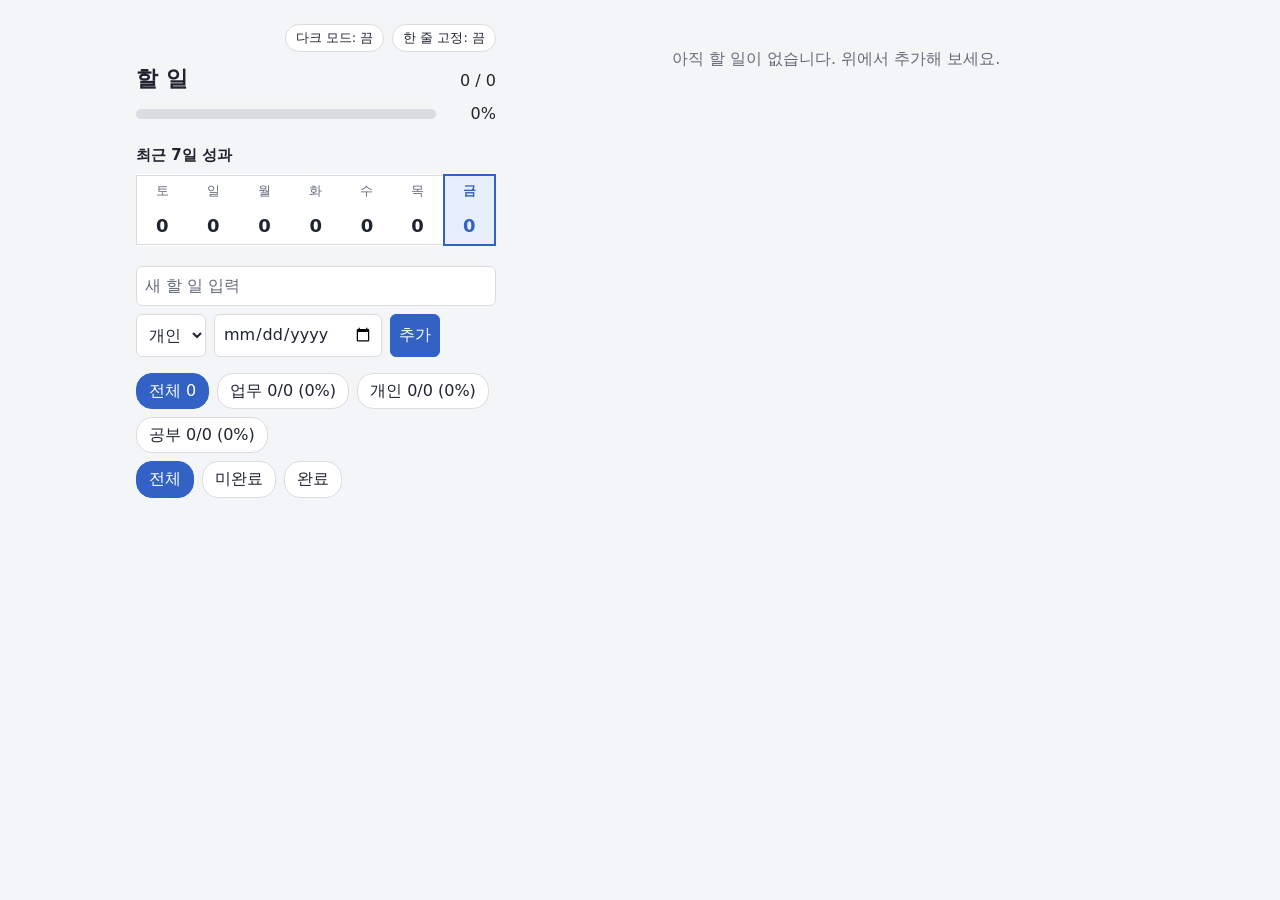
<file: index.html>
<!-- 생성: 2026-10-05 20:52 KST -->
<!DOCTYPE html>
<html lang="ko">
<head>
  <meta charset="utf-8">
  <meta name="viewport" content="width=device-width, initial-scale=1">
  <title>할 일</title>
  <!-- 첫 페인트 전에 저장된 표시 설정(prefs.v1)만 <html> 속성으로 옮긴다. 본문이 그려지기 전에 맞춰 두려는 것이고,
       읽기와 검증은 app.js 의 loadPrefs, renderPrefs 가 이어서 한다. 속성 이름과 값은 renderPrefs 와 같아야 한다. -->
  <script>
    try {
      const prefs = JSON.parse(localStorage.getItem("prefs.v1"));
      if (prefs.theme === "light" || prefs.theme === "dark") document.documentElement.setAttribute("data-theme", prefs.theme);
      if (prefs.layout === "single") document.documentElement.setAttribute("data-layout", "single");
    } catch (err) {
      // 저장소를 못 읽거나 값이 깨졌으면 아무것도 붙이지 않는다. OS 설정은 미디어 쿼리가 정한다.
    }
  </script>
  <link rel="stylesheet" href="style.css">
</head>
<body>
  <main class="app">
    <div class="side">
      <div class="toolbar">
        <button type="button" id="theme-toggle" class="toggle-btn" aria-label="다크 모드" aria-pressed="false">다크 모드: 끔</button>
        <button type="button" id="layout-toggle" class="toggle-btn" aria-label="한 줄 고정" aria-pressed="false">한 줄 고정: 끔</button>
      </div>

      <header>
        <div class="progress-head">
          <h1>할 일</h1>
          <span id="progress-count">0 / 0</span>
        </div>
        <div class="progress-row">
          <div class="progress-bar">
            <div id="progress-fill" style="width: 0%"></div>
          </div>
          <span id="progress-percent">0%</span>
        </div>
        <p id="celebration" class="celebration" hidden></p>
      </header>

      <section class="weekly" aria-labelledby="weekly-title">
        <h2 id="weekly-title">최근 7일 성과</h2>
        <table id="daily-table"></table>
      </section>

      <form id="todo-form" class="add-form">
        <input type="text" id="todo-input" aria-label="할 일" placeholder="새 할 일 입력" autocomplete="off">
        <select id="category-select" aria-label="카테고리">
          <option value="업무">업무</option>
          <option value="개인" selected>개인</option>
          <option value="공부">공부</option>
        </select>
        <input type="date" id="due-input" aria-label="마감일">
        <button type="submit">추가</button>
      </form>

      <div id="category-tabs" class="filter-row">
        <button type="button" class="filter-btn is-active" data-category="전체">전체</button>
        <button type="button" class="filter-btn" data-category="업무">업무</button>
        <button type="button" class="filter-btn" data-category="개인">개인</button>
        <button type="button" class="filter-btn" data-category="공부">공부</button>
      </div>

      <div id="status-filter" class="filter-row">
        <button type="button" class="filter-btn is-active" data-status="전체">전체</button>
        <button type="button" class="filter-btn" data-status="미완료">미완료</button>
        <button type="button" class="filter-btn" data-status="완료">완료</button>
      </div>
    </div>

    <div class="content">
      <ul id="todo-list"></ul>

      <p id="empty-state" hidden>할 일이 없습니다.</p>
    </div>
  </main>

  <script src="app.js"></script>
</body>
</html>
</file>
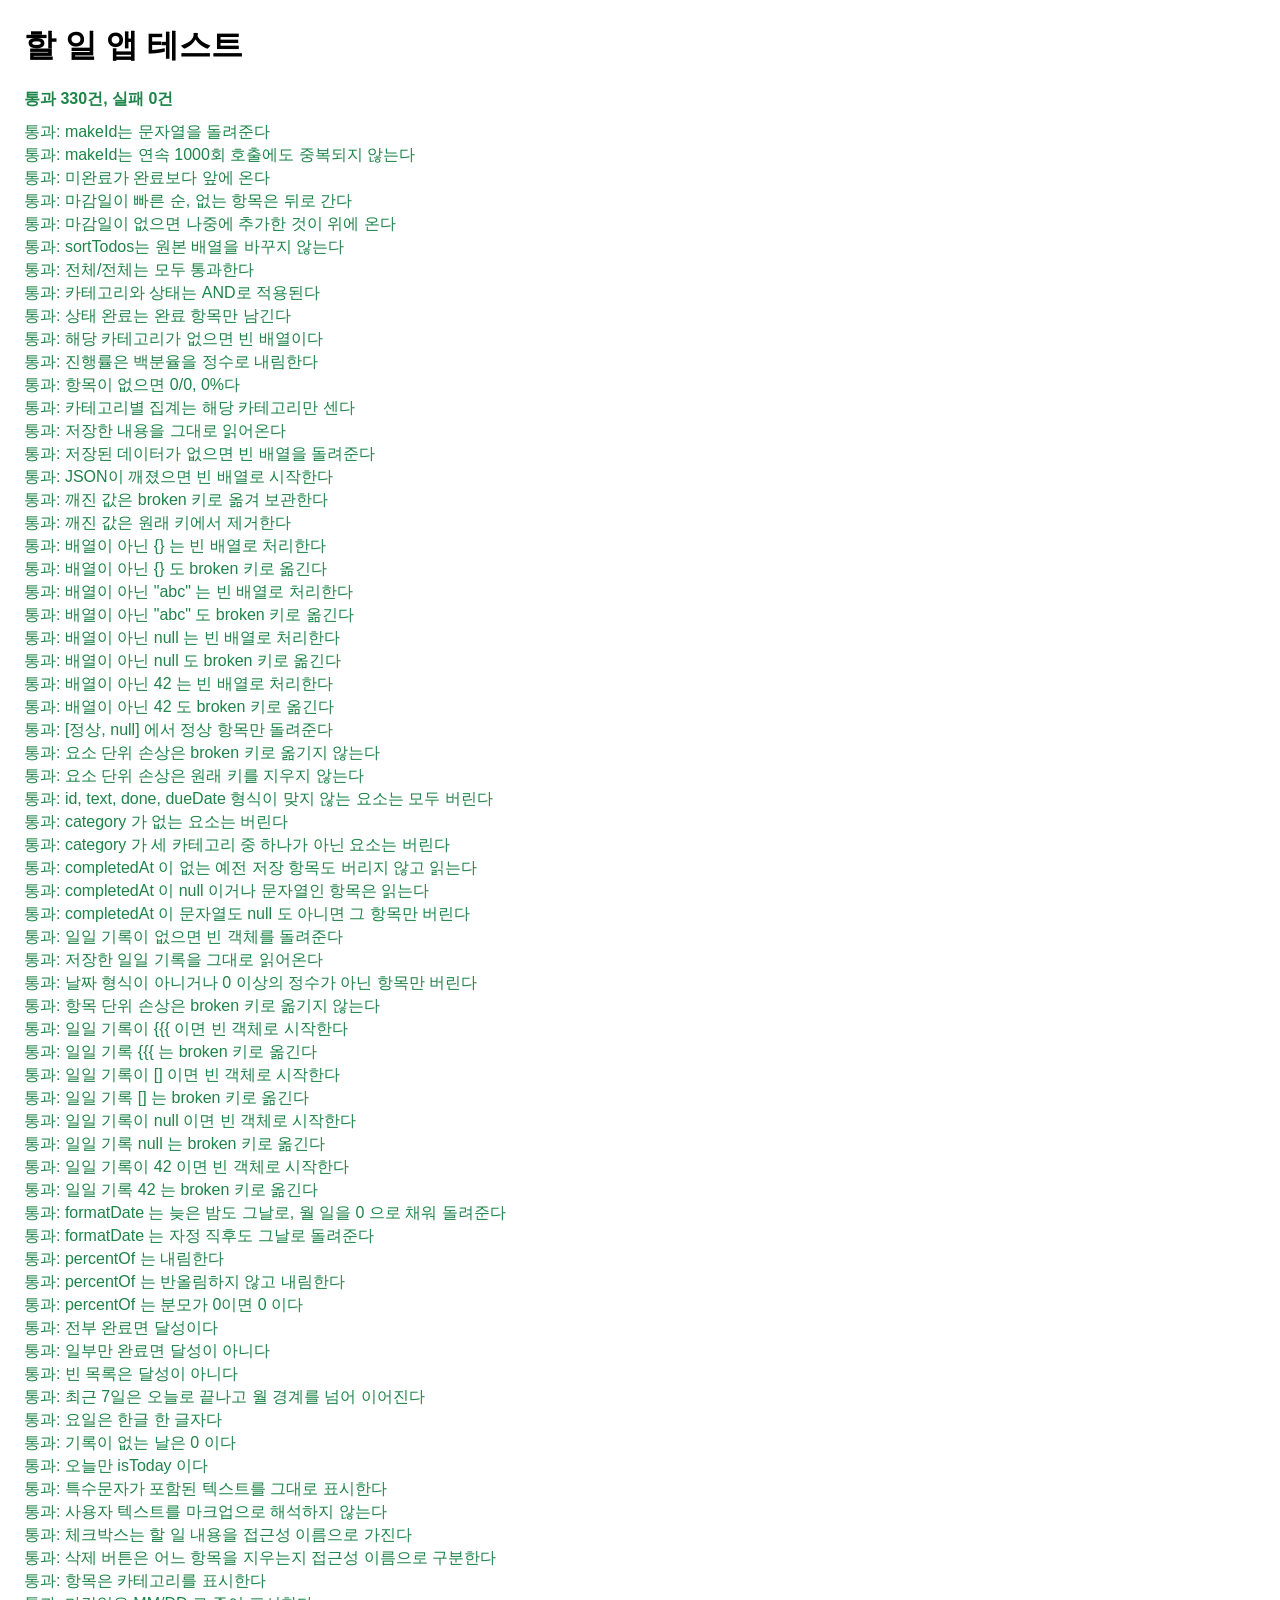
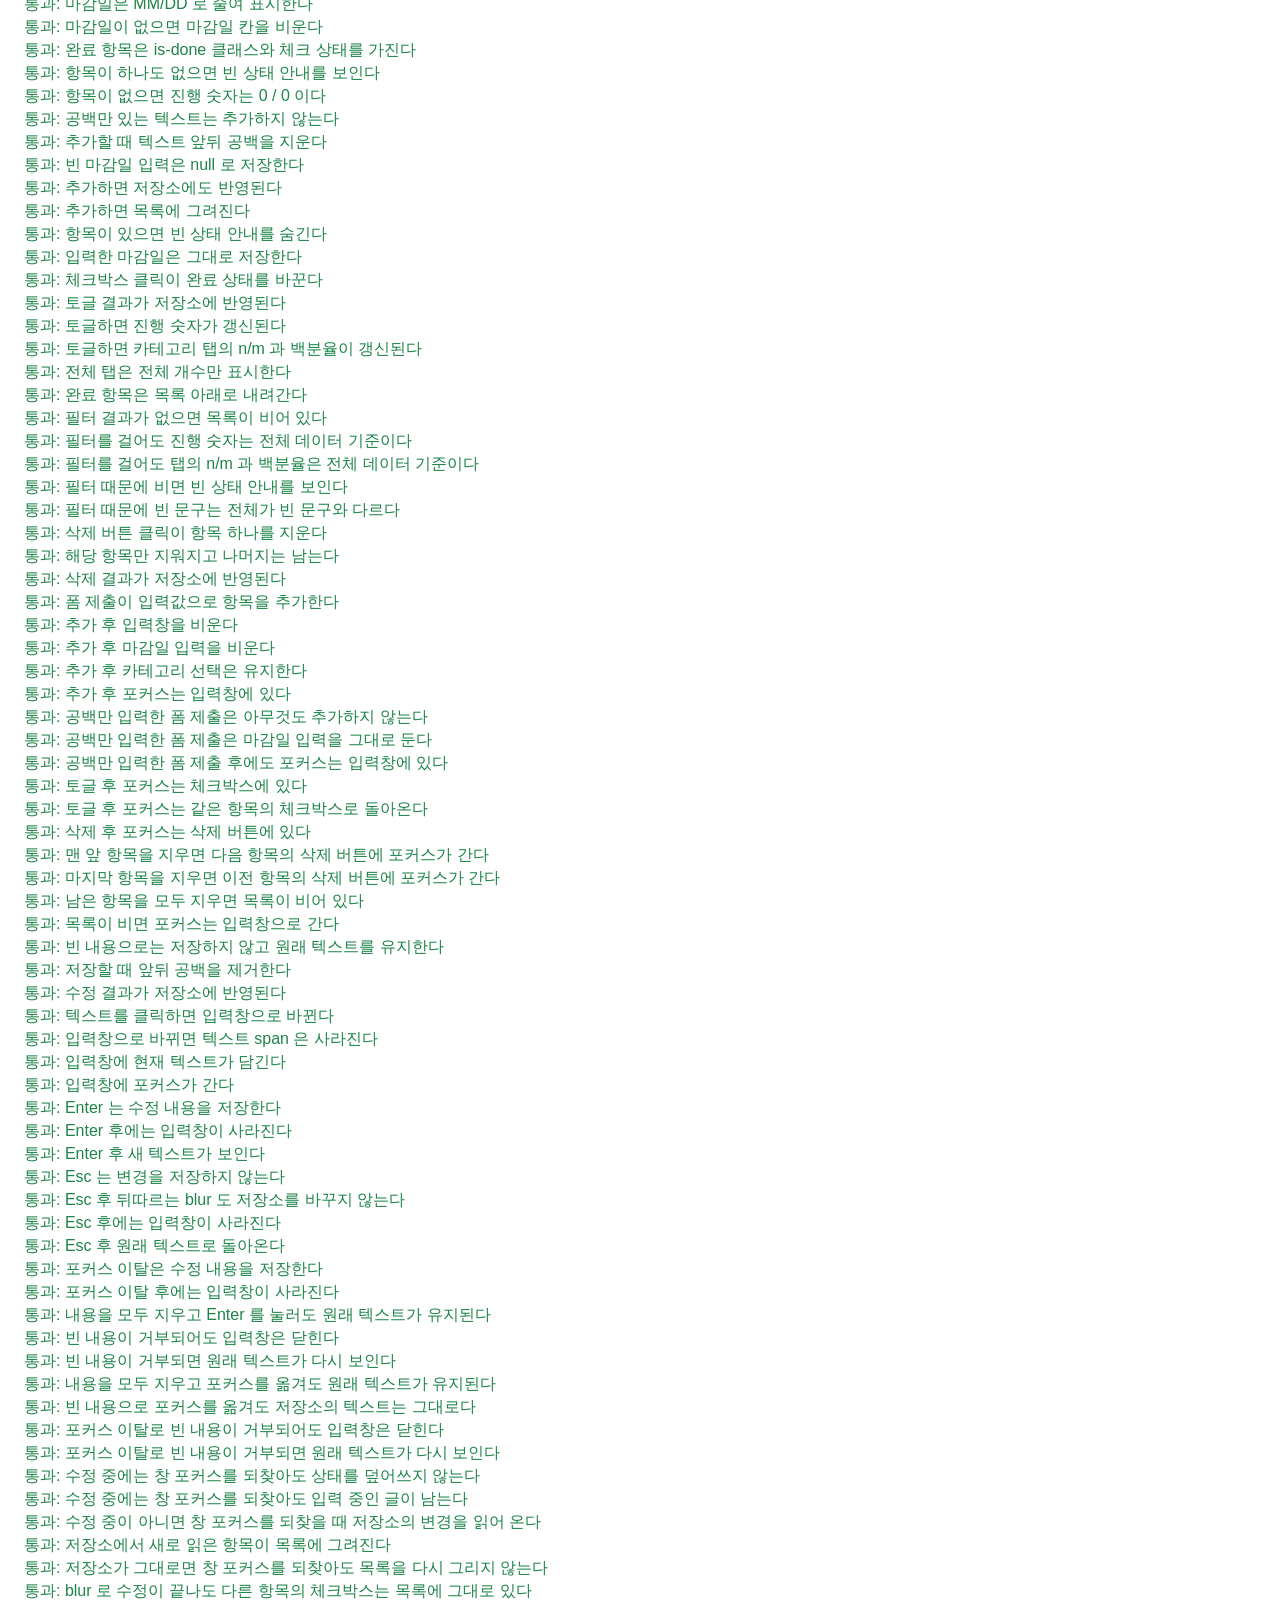
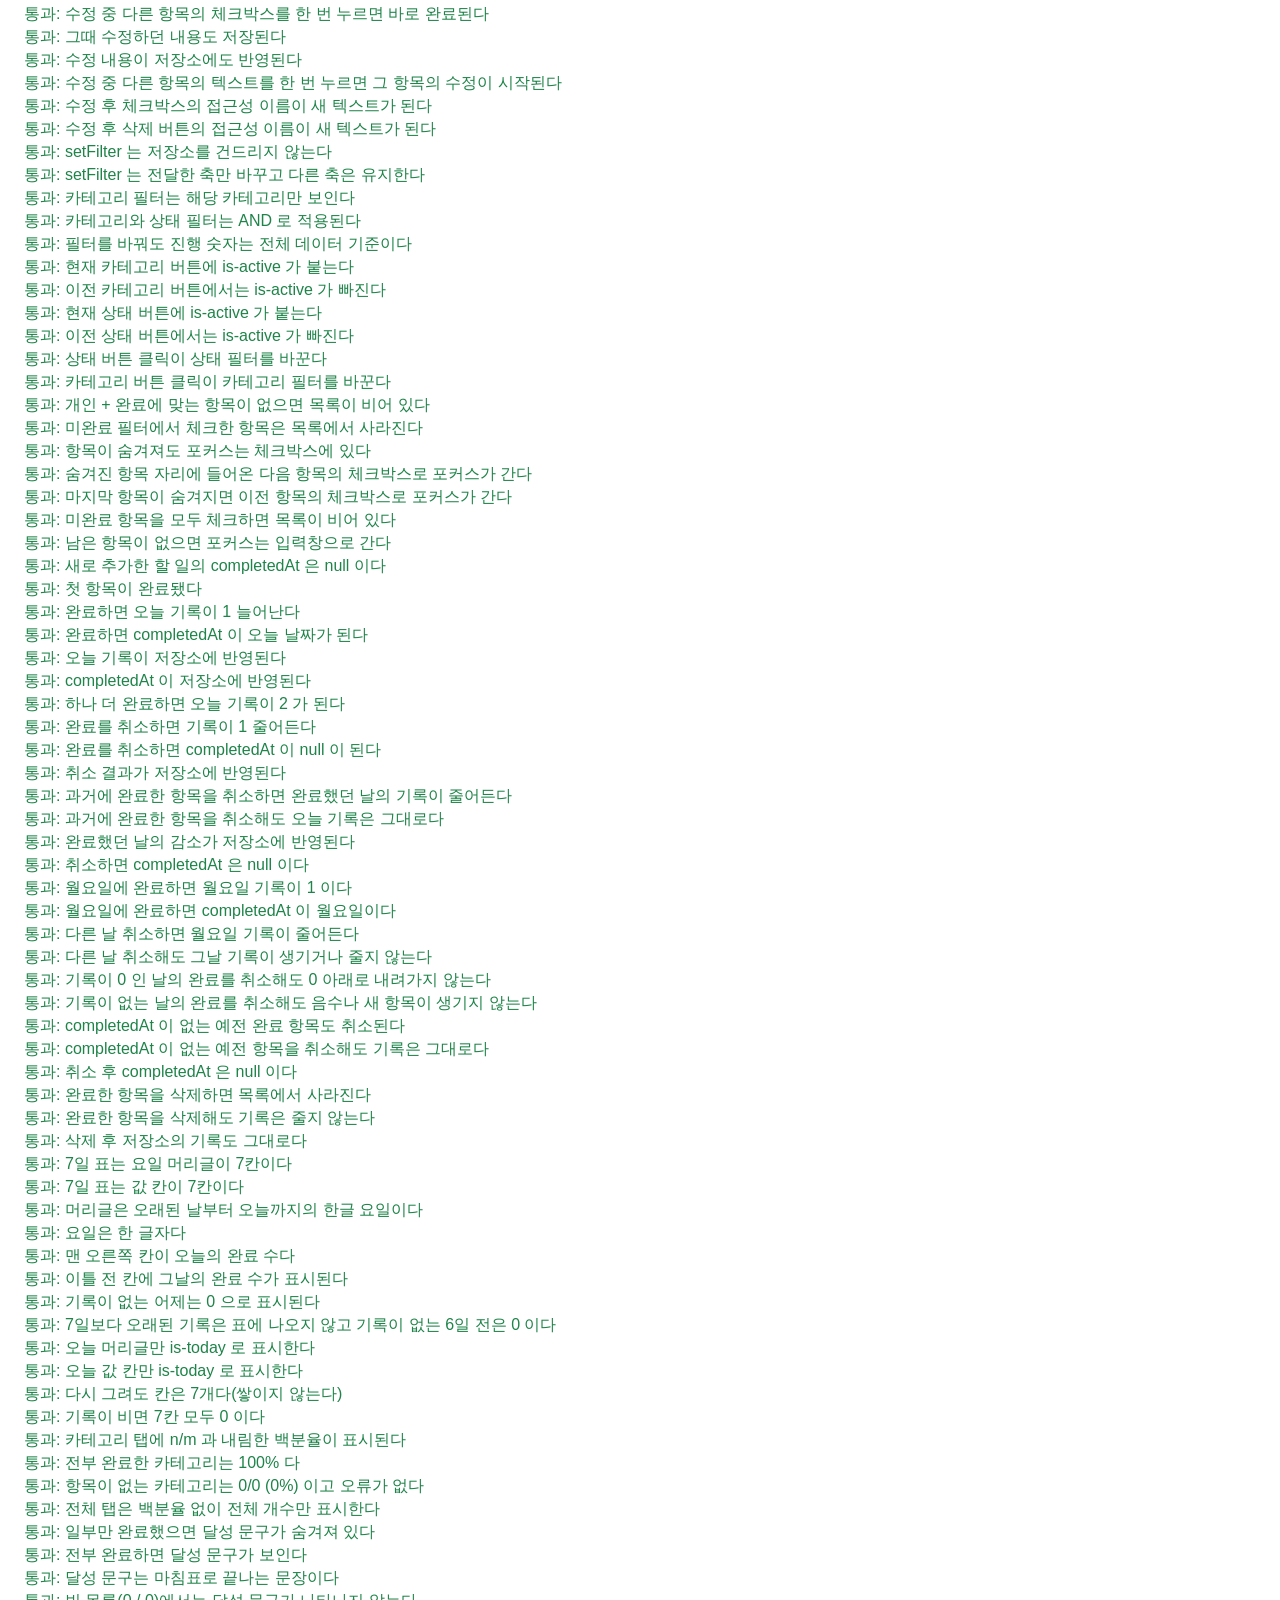
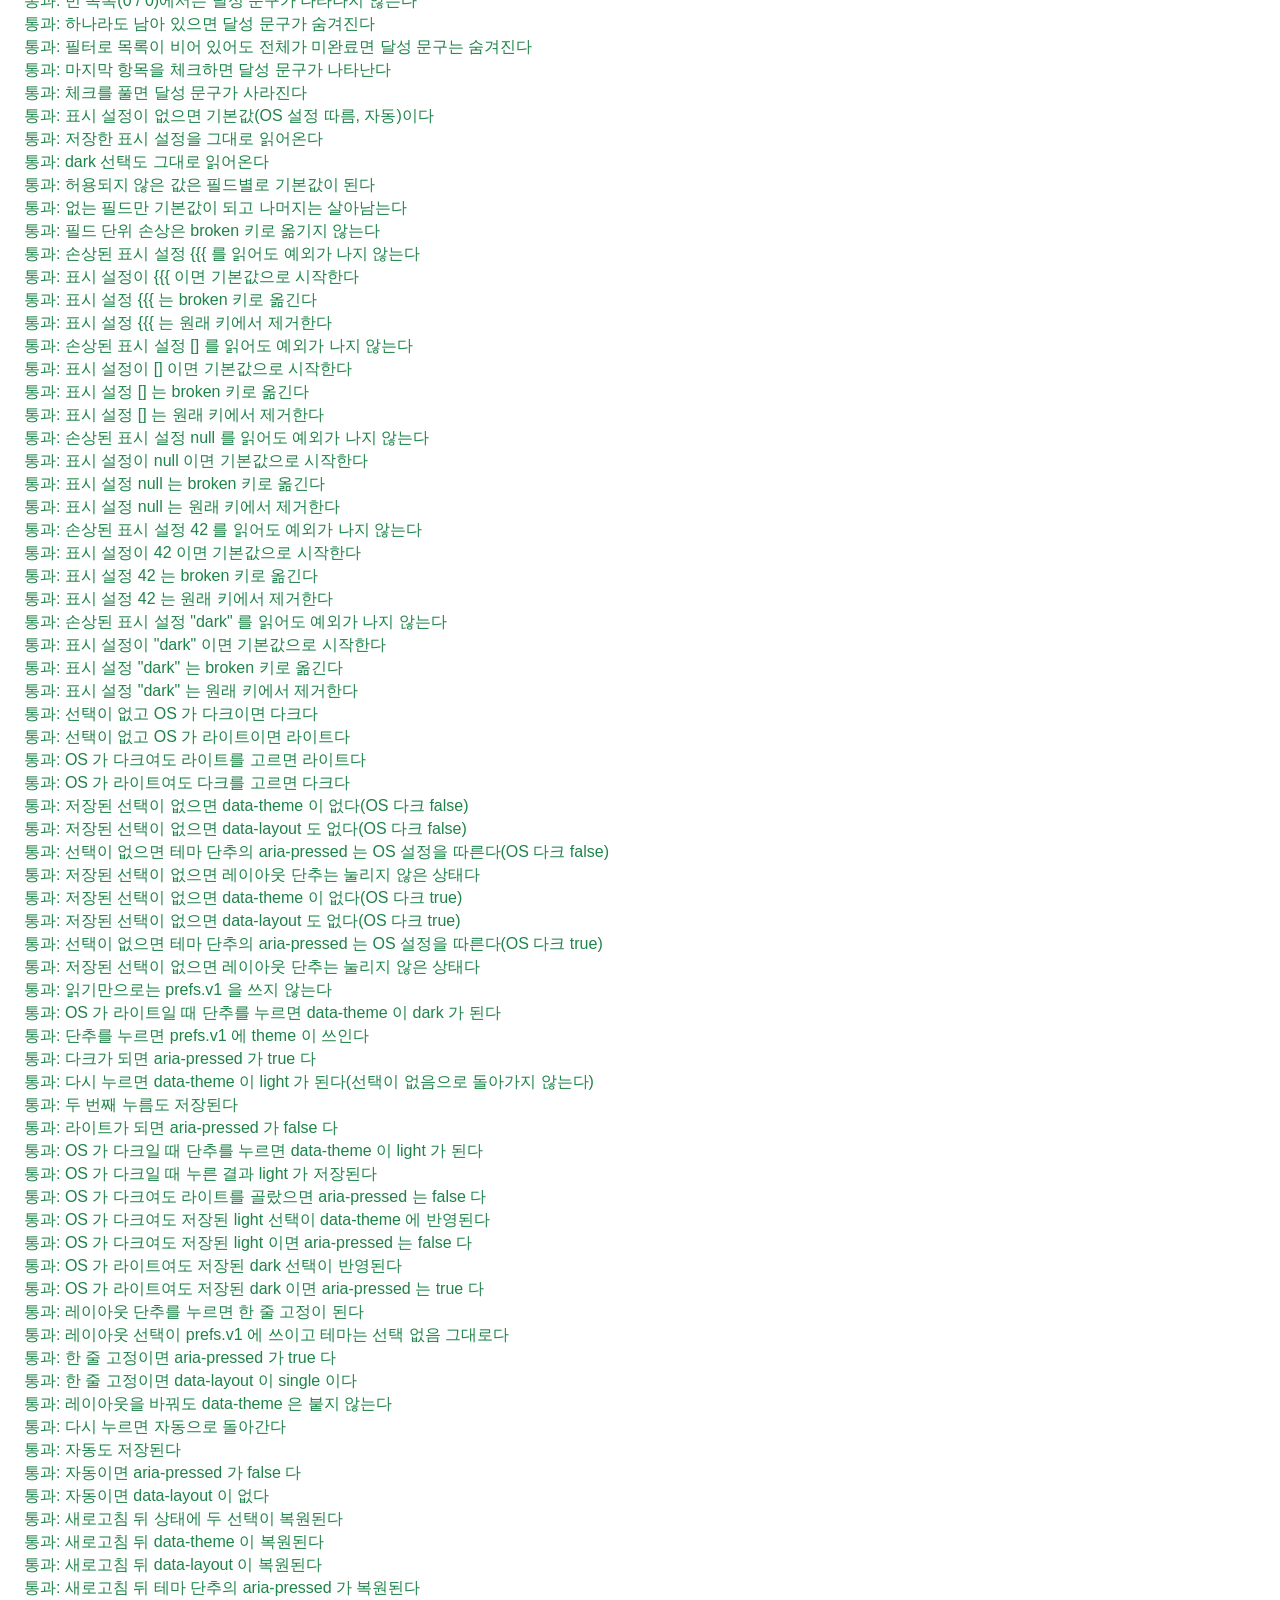
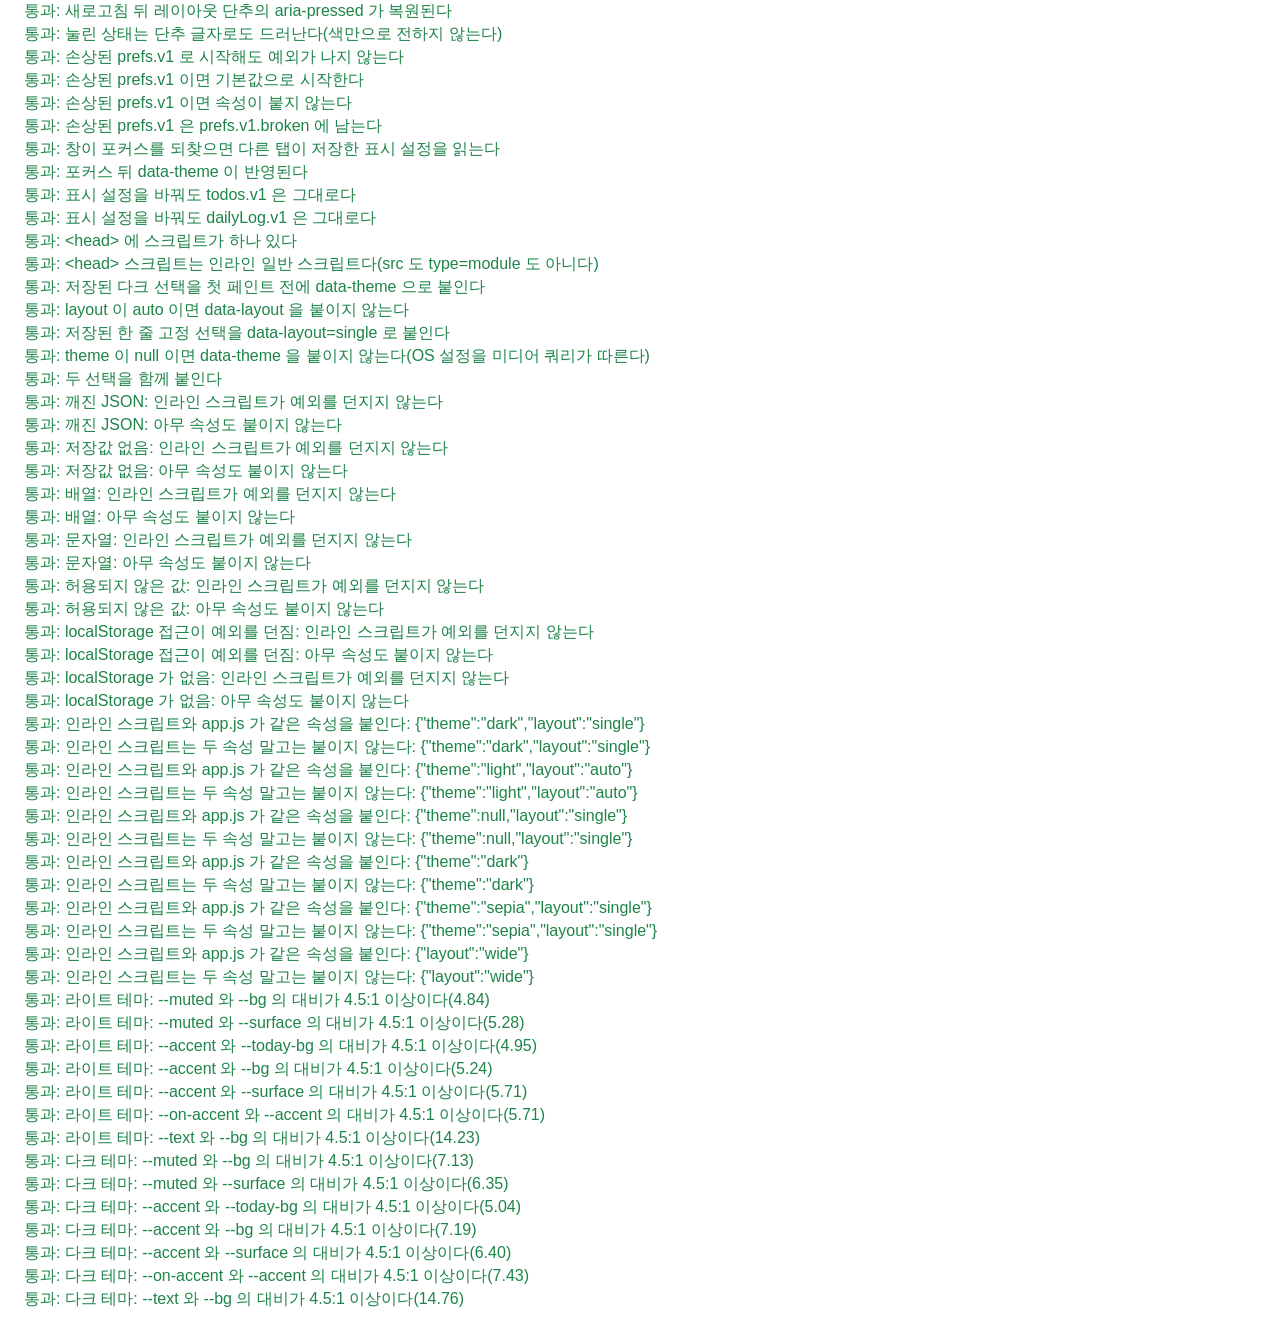
<file: tests.html>
<!-- 생성: 2026-10-05 20:42 KST -->
<!DOCTYPE html>
<html lang="ko">
<head>
  <meta charset="UTF-8">
  <title>할 일 앱 테스트</title>
  <style>
    body { font-family: sans-serif; margin: 24px; }
    #summary { font-weight: bold; margin-bottom: 12px; }
    #summary.is-fail { color: #c0392b; }
    #summary.is-pass { color: #1e8449; }
    .fail { color: #c0392b; margin: 8px 0; white-space: pre-wrap; }
    .pass { color: #1e8449; margin: 2px 0; }
    .skip { color: #9a6700; margin: 8px 0; }
  </style>
</head>
<body>
  <h1>할 일 앱 테스트</h1>
  <div id="summary"></div>
  <div id="results"></div>

  <!-- 스텁 마크업: Task 4부터 render()를 호출하는 테스트가 null 참조 없이 돌도록 미리 둔다. -->
  <div hidden>
    <div id="progress-fill"></div>
    <span id="progress-count"></span>
    <span id="progress-percent"></span>
    <p id="celebration"></p>
    <table id="daily-table"></table>
    <form id="todo-form"></form>
    <input id="todo-input">
    <select id="category-select"></select>
    <input id="due-input" type="date">
    <div id="category-tabs"></div>
    <div id="status-filter"></div>
    <ul id="todo-list"></ul>
    <p id="empty-state"></p>
    <button type="button" id="theme-toggle" aria-pressed="false">다크 모드: 끔</button>
    <button type="button" id="layout-toggle" aria-pressed="false">한 줄 고정: 끔</button>
  </div>

  <script src="app.js"></script>
  <script>
    let passed = 0;
    let failed = 0;

    function report(ok, message) {
      const line = document.createElement("div");
      line.className = ok ? "pass" : "fail";
      line.textContent = message;
      document.getElementById("results").appendChild(line);
    }

    function assertEqual(actual, expected, name) {
      if (actual === expected) {
        passed++;
        report(true, "통과: " + name);
      } else {
        failed++;
        report(false, "실패: " + name + "\n  기대값: " + JSON.stringify(expected) + "\n  실제값: " + JSON.stringify(actual));
      }
    }

    function assertDeepEqual(actual, expected, name) {
      const a = JSON.stringify(actual);
      const e = JSON.stringify(expected);
      if (a === e) {
        passed++;
        report(true, "통과: " + name);
      } else {
        failed++;
        report(false, "실패: " + name + "\n  기대값: " + e + "\n  실제값: " + a);
      }
    }

    // 테스트용 Todo 생성 헬퍼
    function t(overrides) {
      return Object.assign(
        { id: "x", text: "할 일", category: "개인", done: false, dueDate: null, createdAt: 0 },
        overrides
      );
    }

    function runTests() {
      // makeId
      assertEqual(typeof makeId(), "string", "makeId는 문자열을 돌려준다");
      const ids = new Set(Array.from({length: 1000}, makeId));
      assertEqual(ids.size, 1000, "makeId는 연속 1000회 호출에도 중복되지 않는다");

      // sortTodos — 미완료가 완료보다 먼저
      assertDeepEqual(
        sortTodos([t({id:"a", done:true}), t({id:"b", done:false})]).map(x => x.id),
        ["b", "a"], "미완료가 완료보다 앞에 온다");

      // sortTodos — 마감일 빠른 순, 없는 항목은 뒤
      assertDeepEqual(
        sortTodos([t({id:"a", dueDate:null}), t({id:"b", dueDate:"2026-10-09"}), t({id:"c", dueDate:"2026-10-07"})]).map(x => x.id),
        ["c", "b", "a"], "마감일이 빠른 순, 없는 항목은 뒤로 간다");

      // sortTodos — 마감일이 같으면 나중에 추가한 것이 위
      assertDeepEqual(
        sortTodos([t({id:"a", createdAt:100}), t({id:"b", createdAt:200})]).map(x => x.id),
        ["b", "a"], "마감일이 없으면 나중에 추가한 것이 위에 온다");

      // sortTodos — 원본 불변
      const src = [t({id:"a", done:true}), t({id:"b", done:false})];
      sortTodos(src);
      assertDeepEqual(src.map(x => x.id), ["a", "b"], "sortTodos는 원본 배열을 바꾸지 않는다");

      // filterTodos — 두 축 AND
      const sample = [
        t({id:"a", category:"업무", done:false}),
        t({id:"b", category:"업무", done:true}),
        t({id:"c", category:"개인", done:false}),
      ];
      assertDeepEqual(filterTodos(sample, {category:"전체", status:"전체"}).map(x => x.id), ["a","b","c"], "전체/전체는 모두 통과한다");
      assertDeepEqual(filterTodos(sample, {category:"업무", status:"미완료"}).map(x => x.id), ["a"], "카테고리와 상태는 AND로 적용된다");
      assertDeepEqual(filterTodos(sample, {category:"전체", status:"완료"}).map(x => x.id), ["b"], "상태 완료는 완료 항목만 남긴다");
      assertDeepEqual(filterTodos(sample, {category:"공부", status:"전체"}).map(x => x.id), [], "해당 카테고리가 없으면 빈 배열이다");

      // calcProgress
      assertDeepEqual(calcProgress(sample), {done:1, total:3, percent:33}, "진행률은 백분율을 정수로 내림한다");
      assertDeepEqual(calcProgress([]), {done:0, total:0, percent:0}, "항목이 없으면 0/0, 0%다");

      // countByCategory
      assertDeepEqual(countByCategory(sample, "업무"), {done:1, total:2}, "카테고리별 집계는 해당 카테고리만 센다");

      // 저장 계층 — 사용자 데이터(todos.v1)를 건드리지 않도록 별도 키를 쓴다.
      const K = "todos.test";
      const KB = K + ".broken";

      // 왕복
      localStorage.removeItem(K);
      saveTodos([t({id:"a"})], K);
      assertDeepEqual(loadTodos(K).map(x => x.id), ["a"], "저장한 내용을 그대로 읽어온다");

      // 키가 없으면 빈 배열
      localStorage.removeItem(K);
      assertDeepEqual(loadTodos(K), [], "저장된 데이터가 없으면 빈 배열을 돌려준다");

      // 파싱 실패 → 빈 배열 + 손상값 보관
      localStorage.setItem(K, "{{{");
      localStorage.removeItem(KB);
      assertDeepEqual(loadTodos(K), [], "JSON이 깨졌으면 빈 배열로 시작한다");
      assertEqual(localStorage.getItem(KB), "{{{", "깨진 값은 broken 키로 옮겨 보관한다");
      assertEqual(localStorage.getItem(K), null, "깨진 값은 원래 키에서 제거한다");

      // 배열이 아닌 유효 JSON → 같은 처리
      for (const bad of ["{}", '"abc"', "null", "42"]) {
        localStorage.setItem(K, bad);
        localStorage.removeItem(KB);
        assertDeepEqual(loadTodos(K), [], `배열이 아닌 ${bad} 는 빈 배열로 처리한다`);
        assertEqual(localStorage.getItem(KB), bad, `배열이 아닌 ${bad} 도 broken 키로 옮긴다`);
      }

      // 배열 안에 형식이 맞지 않는 요소가 섞여 있으면 그 요소만 버리고 나머지는 살린다.
      const good = t({id: "g"});
      localStorage.removeItem(KB);
      localStorage.setItem(K, JSON.stringify([good, null]));
      assertDeepEqual(loadTodos(K), [good], "[정상, null] 에서 정상 항목만 돌려준다");
      assertEqual(localStorage.getItem(KB), null, "요소 단위 손상은 broken 키로 옮기지 않는다");
      assertEqual(localStorage.getItem(K) !== null, true, "요소 단위 손상은 원래 키를 지우지 않는다");
      const badElements = [42, "문자열", [], {}, t({id: 1}), t({text: null}), t({done: "true"}), t({dueDate: undefined}), t({dueDate: 20261007})];
      localStorage.setItem(K, JSON.stringify([good].concat(badElements)));
      assertDeepEqual(loadTodos(K).map(x => x.id), ["g"], "id, text, done, dueDate 형식이 맞지 않는 요소는 모두 버린다");
      localStorage.setItem(K, JSON.stringify([good, t({id: "nc", category: undefined})]));
      assertDeepEqual(loadTodos(K).map(x => x.id), ["g"], "category 가 없는 요소는 버린다");
      localStorage.setItem(K, JSON.stringify([good, t({id: "bc", category: "취미"}), t({id: "nc", category: 3})]));
      assertDeepEqual(loadTodos(K).map(x => x.id), ["g"], "category 가 세 카테고리 중 하나가 아닌 요소는 버린다");

      localStorage.removeItem(K);
      localStorage.removeItem(KB);

      // 마이그레이션: completedAt 이 생기기 전에 저장된 할 일은 그대로 읽힌다(없으면 null 로 취급).
      const legacy = {id: "old", text: "예전 항목", category: "업무", done: true, dueDate: null, createdAt: 1};
      localStorage.setItem(K, JSON.stringify([legacy]));
      assertDeepEqual(loadTodos(K), [legacy], "completedAt 이 없는 예전 저장 항목도 버리지 않고 읽는다");
      localStorage.setItem(K, JSON.stringify([t({id: "n", completedAt: null}), t({id: "s", done: true, completedAt: "2026-10-05"})]));
      assertDeepEqual(loadTodos(K).map(x => x.id), ["n", "s"], "completedAt 이 null 이거나 문자열인 항목은 읽는다");
      localStorage.setItem(K, JSON.stringify([t({id: "g"}), t({id: "bad", completedAt: 20261005})]));
      assertDeepEqual(loadTodos(K).map(x => x.id), ["g"], "completedAt 이 문자열도 null 도 아니면 그 항목만 버린다");
      localStorage.removeItem(K);

      // 일일 기록 저장 — 사용자 기록(dailyLog.v1)을 건드리지 않도록 별도 키를 쓴다.
      const LK = "dailyLog.test";
      localStorage.removeItem(LK);
      localStorage.removeItem(LK + ".broken");
      assertDeepEqual(loadDailyLog(LK), {}, "일일 기록이 없으면 빈 객체를 돌려준다");
      saveDailyLog({"2026-10-09": 5, "2026-10-08": 3}, LK);
      assertDeepEqual(loadDailyLog(LK), {"2026-10-09": 5, "2026-10-08": 3}, "저장한 일일 기록을 그대로 읽어온다");
      localStorage.setItem(LK, JSON.stringify({"2026-10-09": 2, "어제": 1, "2026-10-08": -1, "2026-10-07": 1.5, "2026-10-06": "3"}));
      assertDeepEqual(loadDailyLog(LK), {"2026-10-09": 2}, "날짜 형식이 아니거나 0 이상의 정수가 아닌 항목만 버린다");
      assertEqual(localStorage.getItem(LK + ".broken"), null, "항목 단위 손상은 broken 키로 옮기지 않는다");
      for (const bad of ["{{{", "[]", "null", "42"]) {
        localStorage.setItem(LK, bad);
        localStorage.removeItem(LK + ".broken");
        assertDeepEqual(loadDailyLog(LK), {}, `일일 기록이 ${bad} 이면 빈 객체로 시작한다`);
        assertEqual(localStorage.getItem(LK + ".broken"), bad, `일일 기록 ${bad} 는 broken 키로 옮긴다`);
      }
      localStorage.removeItem(LK);
      localStorage.removeItem(LK + ".broken");

      // 날짜 문자열: 로컬 시간 기준(UTC 변환 없음), 0 채움.
      assertEqual(formatDate(new Date(2026, 0, 5, 23, 59)), "2026-01-05", "formatDate 는 늦은 밤도 그날로, 월 일을 0 으로 채워 돌려준다");
      assertEqual(formatDate(new Date(2026, 0, 5, 0, 0)), "2026-01-05", "formatDate 는 자정 직후도 그날로 돌려준다");

      // percentOf / isAllDone
      assertEqual(percentOf(1, 3), 33, "percentOf 는 내림한다");
      assertEqual(percentOf(2, 3), 66, "percentOf 는 반올림하지 않고 내림한다");
      assertEqual(percentOf(0, 0), 0, "percentOf 는 분모가 0이면 0 이다");
      assertEqual(isAllDone({done: 2, total: 2, percent: 100}), true, "전부 완료면 달성이다");
      assertEqual(isAllDone({done: 1, total: 2, percent: 50}), false, "일부만 완료면 달성이 아니다");
      assertEqual(isAllDone({done: 0, total: 0, percent: 0}), false, "빈 목록은 달성이 아니다");

      // lastSevenDays: 오늘로 끝나는 7일, 오래된 날이 앞. 월 경계를 넘고 기록이 없는 날은 0.
      const week = lastSevenDays({"2026-03-02": 4, "2026-02-27": 1}, new Date(2026, 2, 2, 23, 30));
      assertDeepEqual(week.map(d => d.date), ["2026-02-24", "2026-02-25", "2026-02-26", "2026-02-27", "2026-02-28", "2026-03-01", "2026-03-02"],
        "최근 7일은 오늘로 끝나고 월 경계를 넘어 이어진다");
      assertDeepEqual(week.map(d => d.weekday), ["화", "수", "목", "금", "토", "일", "월"], "요일은 한글 한 글자다");
      assertDeepEqual(week.map(d => d.count), [0, 0, 0, 1, 0, 0, 4], "기록이 없는 날은 0 이다");
      assertDeepEqual(week.map(d => d.isToday), [false, false, false, false, false, false, true], "오늘만 isToday 이다");

      // renderItem은 <li> 요소를 돌려주는 순수한 DOM 생성 함수다
      const el = renderItem(t({text: '<img src=x onerror="window.__xss=1">'}));
      assertEqual(el.querySelector(".todo-text").textContent, '<img src=x onerror="window.__xss=1">',
        "특수문자가 포함된 텍스트를 그대로 표시한다");
      assertEqual(el.querySelector(".todo-text").querySelector("img"), null,
        "사용자 텍스트를 마크업으로 해석하지 않는다");
      // onerror 는 비동기로 실행되므로 동기 테스트에서 window.__xss 를 확인해도 아무것도 검증하지 못한다.
      // 마크업으로 해석되지 않았음은 위의 img 부재 검사로 확인한다.

      // renderItem — 접근성 이름, 마감일 표기, 완료 표시
      const named = renderItem(t({text: "보고서"}));
      assertEqual(named.querySelector(".todo-check").getAttribute("aria-label"), "보고서",
        "체크박스는 할 일 내용을 접근성 이름으로 가진다");
      assertEqual(named.querySelector(".todo-delete").getAttribute("aria-label"), "삭제: 보고서",
        "삭제 버튼은 어느 항목을 지우는지 접근성 이름으로 구분한다");
      assertEqual(renderItem(t({category: "공부"})).querySelector(".todo-category").textContent, "공부",
        "항목은 카테고리를 표시한다");
      assertEqual(renderItem(t({dueDate: "2026-10-07"})).querySelector(".todo-due").textContent, "10/07",
        "마감일은 MM/DD 로 줄여 표시한다");
      assertEqual(renderItem(t({dueDate: null})).querySelector(".todo-due").textContent, "",
        "마감일이 없으면 마감일 칸을 비운다");
      const doneEl = renderItem(t({done: true}));
      assertEqual(doneEl.classList.contains("is-done") && doneEl.querySelector(".todo-check").checked, true,
        "완료 항목은 is-done 클래스와 체크 상태를 가진다");

      // render/addTodo/toggleTodo/deleteTodo — 전역 상태를 쓰므로 끝나면 되돌린다.
      const prevTodos = state.todos;
      const prevFilter = state.filter;
      const prevLog = state.dailyLog;
      const tabs = document.getElementById("category-tabs");
      const select = document.getElementById("category-select");
      for (const c of ["전체", "업무", "개인", "공부"]) {
        const b = document.createElement("button");
        b.dataset.category = c;
        tabs.appendChild(b);
      }
      for (const c of ["업무", "개인"]) select.appendChild(new Option(c, c));
      const stub = document.getElementById("todo-list").parentElement;
      stub.hidden = false; // display:none 안의 요소는 포커스를 받지 못하므로 포커스 테스트 동안만 보이게 한다.
      try {
        const list = document.getElementById("todo-list");
        const empty = document.getElementById("empty-state");
        const countText = () => document.getElementById("progress-count").textContent;
        const tabText = c => tabs.querySelector('[data-category="' + c + '"]').textContent;

        state.todos = [];
        state.filter = {category: "전체", status: "전체"};
        render();
        assertEqual(empty.hidden, false, "항목이 하나도 없으면 빈 상태 안내를 보인다");
        const emptyAllText = empty.textContent;
        assertEqual(countText(), "0 / 0", "항목이 없으면 진행 숫자는 0 / 0 이다");

        addTodo("   ", "개인", null);
        assertEqual(state.todos.length, 0, "공백만 있는 텍스트는 추가하지 않는다");

        addTodo("  공부하기  ", "공부", "");
        assertEqual(state.todos[0].text, "공부하기", "추가할 때 텍스트 앞뒤 공백을 지운다");
        assertEqual(state.todos[0].dueDate, null, "빈 마감일 입력은 null 로 저장한다");
        assertEqual(loadTodos().length, 1, "추가하면 저장소에도 반영된다");
        assertEqual(list.children.length, 1, "추가하면 목록에 그려진다");
        assertEqual(empty.hidden, true, "항목이 있으면 빈 상태 안내를 숨긴다");

        addTodo("운동", "개인", "2026-10-07");
        assertEqual(state.todos[1].dueDate, "2026-10-07", "입력한 마감일은 그대로 저장한다");

        // 이벤트 위임: 실제 클릭으로 토글한다 (정렬상 마감일 있는 항목이 위).
        list.querySelector(".todo-check").click();
        assertEqual(state.todos[1].done, true, "체크박스 클릭이 완료 상태를 바꾼다");
        assertEqual(loadTodos()[1].done, true, "토글 결과가 저장소에 반영된다");
        assertEqual(countText(), "1 / 2", "토글하면 진행 숫자가 갱신된다");
        assertEqual(tabText("개인"), "개인 1/1 (100%)", "토글하면 카테고리 탭의 n/m 과 백분율이 갱신된다");
        assertEqual(tabText("전체"), "전체 2", "전체 탭은 전체 개수만 표시한다");
        assertEqual(list.lastElementChild.dataset.id, state.todos[1].id, "완료 항목은 목록 아래로 내려간다");

        // 필터를 걸어도 진행률과 탭은 전체 데이터 기준이다.
        state.filter = {category: "업무", status: "전체"};
        render();
        assertEqual(list.children.length, 0, "필터 결과가 없으면 목록이 비어 있다");
        assertEqual(countText(), "1 / 2", "필터를 걸어도 진행 숫자는 전체 데이터 기준이다");
        assertEqual(tabText("공부"), "공부 0/1 (0%)", "필터를 걸어도 탭의 n/m 과 백분율은 전체 데이터 기준이다");
        assertEqual(empty.hidden, false, "필터 때문에 비면 빈 상태 안내를 보인다");
        assertEqual(empty.textContent !== emptyAllText, true, "필터 때문에 빈 문구는 전체가 빈 문구와 다르다");
        state.filter = {category: "전체", status: "전체"};
        render();

        // 삭제도 실제 클릭으로.
        const keepId = state.todos[1].id; // 맨 위는 마감일 없는 "공부하기"(미완료)이므로 "운동"이 남아야 한다.
        list.querySelector(".todo-delete").click();
        assertEqual(state.todos.length, 1, "삭제 버튼 클릭이 항목 하나를 지운다");
        assertEqual(state.todos[0].id, keepId, "해당 항목만 지워지고 나머지는 남는다");
        assertEqual(loadTodos().length, 1, "삭제 결과가 저장소에 반영된다");

        // 폼 제출: 입력창과 마감일은 비우고 카테고리는 유지한다.
        const input = document.getElementById("todo-input");
        const due = document.getElementById("due-input");
        select.value = "업무";
        input.value = "폼으로 추가";
        due.value = "2026-10-09";
        select.focus(); // 포커스가 입력창이 아닌 곳에 있어도 추가 후 입력창으로 돌아와야 한다.
        document.getElementById("todo-form").requestSubmit();
        assertEqual(state.todos.some(x => x.text === "폼으로 추가" && x.category === "업무" && x.dueDate === "2026-10-09"), true,
          "폼 제출이 입력값으로 항목을 추가한다");
        assertEqual(input.value, "", "추가 후 입력창을 비운다");
        assertEqual(due.value, "", "추가 후 마감일 입력을 비운다");
        assertEqual(select.value, "업무", "추가 후 카테고리 선택은 유지한다");
        assertEqual(document.activeElement, input, "추가 후 포커스는 입력창에 있다");

        input.value = "   ";
        due.value = "2026-10-10";
        const before = state.todos.length;
        select.focus(); // 추가 버튼을 눌러 제출한 경우처럼 포커스가 입력창 밖에 있다.
        document.getElementById("todo-form").requestSubmit();
        assertEqual(state.todos.length, before, "공백만 입력한 폼 제출은 아무것도 추가하지 않는다");
        assertEqual(due.value, "2026-10-10", "공백만 입력한 폼 제출은 마감일 입력을 그대로 둔다");
        assertEqual(document.activeElement, input, "공백만 입력한 폼 제출 후에도 포커스는 입력창에 있다");

        // 키보드 포커스: 전체를 다시 그려도 사용자가 있던 자리로 돌려놓는다. 마감일로 순서를 고정한다.
        state.todos = [];
        addTodo("가", "개인", "2026-10-01");
        addTodo("나", "개인", "2026-10-02");
        addTodo("다", "개인", "2026-10-03");
        const itemId = n => list.children[n].dataset.id;
        const focusedId = () => document.activeElement.closest(".todo-item") && document.activeElement.closest(".todo-item").dataset.id;

        const midId = itemId(1);
        list.children[1].querySelector(".todo-check").focus();
        list.children[1].querySelector(".todo-check").click();
        assertEqual(document.activeElement.className, "todo-check", "토글 후 포커스는 체크박스에 있다");
        assertEqual(focusedId(), midId, "토글 후 포커스는 같은 항목의 체크박스로 돌아온다");

        list.children[0].querySelector(".todo-delete").focus();
        const secondId = itemId(1);
        list.children[0].querySelector(".todo-delete").click();
        assertEqual(document.activeElement.className, "todo-delete", "삭제 후 포커스는 삭제 버튼에 있다");
        assertEqual(focusedId(), secondId, "맨 앞 항목을 지우면 다음 항목의 삭제 버튼에 포커스가 간다");

        const beforeLastId = itemId(list.children.length - 2);
        list.lastElementChild.querySelector(".todo-delete").focus();
        list.lastElementChild.querySelector(".todo-delete").click();
        assertEqual(focusedId(), beforeLastId, "마지막 항목을 지우면 이전 항목의 삭제 버튼에 포커스가 간다");

        list.querySelector(".todo-delete").focus();
        list.querySelector(".todo-delete").click();
        assertEqual(list.children.length, 0, "남은 항목을 모두 지우면 목록이 비어 있다");
        assertEqual(document.activeElement, input, "목록이 비면 포커스는 입력창으로 간다");

        // 수정: 빈 텍스트는 거부하고, 저장할 때는 앞뒤 공백을 지운다.
        state.todos = [t({id: "a", text: "원래 내용"})];
        updateTodoText("a", "   ");
        assertEqual(state.todos[0].text, "원래 내용", "빈 내용으로는 저장하지 않고 원래 텍스트를 유지한다");
        updateTodoText("a", "  바뀐 내용  ");
        assertEqual(state.todos[0].text, "바뀐 내용", "저장할 때 앞뒤 공백을 제거한다");
        assertEqual(loadTodos()[0].text, "바뀐 내용", "수정 결과가 저장소에 반영된다");

        // 인라인 수정: 실제 DOM 이벤트로 세 가지 종료 경로를 확인한다.
        const keydown = (el, key) => el.dispatchEvent(new KeyboardEvent("keydown", {key, bubbles: true}));
        const editInput = () => list.querySelector(".todo-edit");

        state.todos = [t({id: "a", text: "원래 내용"})];
        render();
        list.querySelector(".todo-text").click();
        assertEqual(editInput() !== null, true, "텍스트를 클릭하면 입력창으로 바뀐다");
        assertEqual(list.querySelector(".todo-text"), null, "입력창으로 바뀌면 텍스트 span 은 사라진다");
        assertEqual(editInput().value, "원래 내용", "입력창에 현재 텍스트가 담긴다");
        assertEqual(document.activeElement, editInput(), "입력창에 포커스가 간다");
        editInput().value = "엔터로 저장";
        keydown(editInput(), "Enter");
        assertEqual(state.todos[0].text, "엔터로 저장", "Enter 는 수정 내용을 저장한다");
        assertEqual(editInput(), null, "Enter 후에는 입력창이 사라진다");
        assertEqual(list.querySelector(".todo-text").textContent, "엔터로 저장", "Enter 후 새 텍스트가 보인다");

        // Esc: 저장하지 않는다. 뒤따르는 blur 까지 흉내 내어 저장으로 처리되지 않는지 본다.
        list.querySelector(".todo-text").click();
        const escInput = editInput();
        escInput.value = "버릴 내용";
        // 브라우저는 포커스가 있는 입력창을 떼어낼 때 blur 를 일으킬 수 있다. 그 blur 가 render 도중에 도착하는 경우를 흉내 낸다.
        const realRender = render;
        render = function () {
          escInput.dispatchEvent(new Event("blur"));
          realRender();
        };
        try {
          keydown(escInput, "Escape");
        } finally {
          render = realRender;
        }
        escInput.dispatchEvent(new Event("blur")); // render 가 끝난 뒤에 늦게 도착하는 blur
        assertEqual(state.todos[0].text, "엔터로 저장", "Esc 는 변경을 저장하지 않는다");
        assertEqual(loadTodos()[0].text, "엔터로 저장", "Esc 후 뒤따르는 blur 도 저장소를 바꾸지 않는다");
        assertEqual(editInput(), null, "Esc 후에는 입력창이 사라진다");
        assertEqual(list.querySelector(".todo-text").textContent, "엔터로 저장", "Esc 후 원래 텍스트로 돌아온다");

        // blur: 저장한다.
        list.querySelector(".todo-text").click();
        editInput().value = "블러로 저장";
        editInput().dispatchEvent(new Event("blur"));
        assertEqual(state.todos[0].text, "블러로 저장", "포커스 이탈은 수정 내용을 저장한다");
        assertEqual(editInput(), null, "포커스 이탈 후에는 입력창이 사라진다");

        // 모두 지우고 Enter: 원래 텍스트를 유지하고 입력창도 닫힌다.
        list.querySelector(".todo-text").click();
        editInput().value = "";
        keydown(editInput(), "Enter");
        assertEqual(state.todos[0].text, "블러로 저장", "내용을 모두 지우고 Enter 를 눌러도 원래 텍스트가 유지된다");
        assertEqual(editInput(), null, "빈 내용이 거부되어도 입력창은 닫힌다");
        assertEqual(list.querySelector(".todo-text").textContent, "블러로 저장", "빈 내용이 거부되면 원래 텍스트가 다시 보인다");

        // 블러로 모두 지우기: 원래 텍스트를 유지하고 입력창도 닫힌다.
        list.querySelector(".todo-text").click();
        editInput().value = "";
        editInput().dispatchEvent(new Event("blur"));
        assertEqual(state.todos[0].text, "블러로 저장", "내용을 모두 지우고 포커스를 옮겨도 원래 텍스트가 유지된다");
        assertEqual(loadTodos()[0].text, "블러로 저장", "빈 내용으로 포커스를 옮겨도 저장소의 텍스트는 그대로다");
        assertEqual(editInput(), null, "포커스 이탈로 빈 내용이 거부되어도 입력창은 닫힌다");
        assertEqual(list.querySelector(".todo-text").textContent, "블러로 저장", "포커스 이탈로 빈 내용이 거부되면 원래 텍스트가 다시 보인다");

        // 창이 포커스를 되찾으면 저장소를 다시 읽는다. 단, 수정 중에는 입력 중인 글을 지우지 않도록 건너뛴다.
        const other = t({id: "z", text: "다른 탭에서 추가"});
        state.todos = [t({id: "f", text: "포커스 테스트"})];
        saveTodos(state.todos);
        render();
        list.querySelector(".todo-text").click();
        editInput().value = "입력 중인 글";
        localStorage.setItem("todos.v1", JSON.stringify([state.todos[0], other]));
        window.dispatchEvent(new Event("focus"));
        assertEqual(state.todos.length, 1, "수정 중에는 창 포커스를 되찾아도 상태를 덮어쓰지 않는다");
        assertEqual(editInput() !== null && editInput().value === "입력 중인 글", true, "수정 중에는 창 포커스를 되찾아도 입력 중인 글이 남는다");
        editInput().dispatchEvent(new Event("blur"));
        localStorage.setItem("todos.v1", JSON.stringify([state.todos[0], other]));
        window.dispatchEvent(new Event("focus"));
        assertEqual(state.todos.length, 2, "수정 중이 아니면 창 포커스를 되찾을 때 저장소의 변경을 읽어 온다");
        assertEqual(list.children.length, 2, "저장소에서 새로 읽은 항목이 목록에 그려진다");

        // 저장소가 그대로면 다시 그리지 않는다. 다시 그리면 키보드 사용자의 포커스가 항목에서 body 로 떨어진다.
        const keptCheck = list.children[0].querySelector(".todo-check");
        window.dispatchEvent(new Event("focus"));
        assertEqual(keptCheck.isConnected && list.contains(keptCheck), true, "저장소가 그대로면 창 포커스를 되찾아도 목록을 다시 그리지 않는다");

        // 수정 중에 다른 항목을 누르면: 누른 요소가 살아 있어야 click 이 도착한다. (mousedown -> blur -> click 순서)
        state.todos = [
          t({id: "m", text: "수정할 것", dueDate: "2026-10-01"}),
          t({id: "n", text: "누를 것", dueDate: "2026-10-02"}),
        ];
        render();
        list.children[0].querySelector(".todo-text").click();
        const otherCheck = list.children[1].querySelector(".todo-check");
        editInput().value = "수정됨";
        otherCheck.dispatchEvent(new MouseEvent("mousedown", {bubbles: true}));
        editInput().dispatchEvent(new Event("blur"));
        assertEqual(otherCheck.isConnected, true, "blur 로 수정이 끝나도 다른 항목의 체크박스는 목록에 그대로 있다");
        otherCheck.click();
        assertEqual(state.todos[1].done, true, "수정 중 다른 항목의 체크박스를 한 번 누르면 바로 완료된다");
        assertEqual(state.todos[0].text, "수정됨", "그때 수정하던 내용도 저장된다");
        assertEqual(loadTodos()[0].text, "수정됨", "수정 내용이 저장소에도 반영된다");

        // 같은 방식으로 다른 항목의 텍스트를 누르면 그 항목의 수정이 시작된다.
        render();
        list.children[0].querySelector(".todo-text").click();
        const otherText = list.children[1].querySelector(".todo-text");
        otherText.dispatchEvent(new MouseEvent("mousedown", {bubbles: true}));
        editInput().dispatchEvent(new Event("blur"));
        otherText.click();
        assertEqual(editInput() !== null && editInput().value === "누를 것", true, "수정 중 다른 항목의 텍스트를 한 번 누르면 그 항목의 수정이 시작된다");
        editInput().dispatchEvent(new Event("blur"));

        // blur 로 끝난 항목의 접근성 이름도 새 텍스트를 따라간다.
        list.children[0].querySelector(".todo-text").click();
        editInput().value = "이름 바뀜";
        editInput().dispatchEvent(new Event("blur"));
        assertEqual(list.children[0].querySelector(".todo-check").getAttribute("aria-label"), "이름 바뀜", "수정 후 체크박스의 접근성 이름이 새 텍스트가 된다");
        assertEqual(list.children[0].querySelector(".todo-delete").getAttribute("aria-label"), "삭제: 이름 바뀜", "수정 후 삭제 버튼의 접근성 이름이 새 텍스트가 된다");

        // 필터: 두 축은 AND 이고, 저장하지 않으며, 진행률은 전체 기준이다.
        const statusBox = document.getElementById("status-filter");
        for (const s of ["전체", "미완료", "완료"]) {
          const b = document.createElement("button");
          b.dataset.status = s;
          statusBox.appendChild(b);
        }
        state.todos = [
          t({id: "a", text: "업무 미완료", category: "업무", done: false, createdAt: 1}),
          t({id: "b", text: "업무 완료", category: "업무", done: true, createdAt: 2}),
          t({id: "c", text: "개인 미완료", category: "개인", done: false, createdAt: 3}),
        ];
        state.filter = {category: "전체", status: "전체"};
        render();
        const textsOf = () => Array.from(list.children).map(li => li.querySelector(".todo-text").textContent);
        const isActive = (box, attr, value) => box.querySelector("[data-" + attr + '="' + value + '"]').classList.contains("is-active");

        const savedBefore = localStorage.getItem("todos.v1");
        localStorage.setItem("todos.v1", "센티넬");
        setFilter({category: "업무"});
        assertEqual(localStorage.getItem("todos.v1"), "센티넬", "setFilter 는 저장소를 건드리지 않는다");
        if (savedBefore === null) localStorage.removeItem("todos.v1");
        else localStorage.setItem("todos.v1", savedBefore);
        assertDeepEqual(state.filter, {category: "업무", status: "전체"}, "setFilter 는 전달한 축만 바꾸고 다른 축은 유지한다");
        assertEqual(list.children.length, 2, "카테고리 필터는 해당 카테고리만 보인다");
        setFilter({status: "미완료"});
        assertDeepEqual(textsOf(), ["업무 미완료"], "카테고리와 상태 필터는 AND 로 적용된다");
        assertEqual(countText(), "1 / 3", "필터를 바꿔도 진행 숫자는 전체 데이터 기준이다");
        assertEqual(isActive(tabs, "category", "업무"), true, "현재 카테고리 버튼에 is-active 가 붙는다");
        assertEqual(isActive(tabs, "category", "전체"), false, "이전 카테고리 버튼에서는 is-active 가 빠진다");
        assertEqual(isActive(statusBox, "status", "미완료"), true, "현재 상태 버튼에 is-active 가 붙는다");
        assertEqual(isActive(statusBox, "status", "전체"), false, "이전 상태 버튼에서는 is-active 가 빠진다");

        // 버튼 클릭이 위임으로 setFilter 에 연결된다.
        statusBox.querySelector('[data-status="완료"]').click();
        assertEqual(state.filter.status, "완료", "상태 버튼 클릭이 상태 필터를 바꾼다");
        tabs.querySelector('[data-category="개인"]').click();
        assertEqual(state.filter.category, "개인", "카테고리 버튼 클릭이 카테고리 필터를 바꾼다");
        assertEqual(list.children.length, 0, "개인 + 완료에 맞는 항목이 없으면 목록이 비어 있다");

        // 필터가 방금 토글한 항목을 숨기면 포커스를 잃지 않는다.
        state.todos = [
          t({id: "p", text: "가", dueDate: "2026-10-01"}),
          t({id: "q", text: "나", dueDate: "2026-10-02"}),
          t({id: "r", text: "다", dueDate: "2026-10-03"}),
        ];
        state.filter = {category: "전체", status: "미완료"};
        render();
        list.children[1].querySelector(".todo-check").focus();
        list.children[1].querySelector(".todo-check").click(); // "나" 가 완료되어 미완료 필터에서 사라진다
        assertEqual(list.children.length, 2, "미완료 필터에서 체크한 항목은 목록에서 사라진다");
        assertEqual(document.activeElement.className, "todo-check", "항목이 숨겨져도 포커스는 체크박스에 있다");
        assertEqual(focusedId(), "r", "숨겨진 항목 자리에 들어온 다음 항목의 체크박스로 포커스가 간다");
        list.children[1].querySelector(".todo-check").click(); // 마지막 항목
        assertEqual(focusedId(), "p", "마지막 항목이 숨겨지면 이전 항목의 체크박스로 포커스가 간다");
        list.querySelector(".todo-check").click();
        assertEqual(list.children.length, 0, "미완료 항목을 모두 체크하면 목록이 비어 있다");
        assertEqual(document.activeElement, input, "남은 항목이 없으면 포커스는 입력창으로 간다");

        // ----- 최근 7일 성과, 카테고리 백분율, 100% 달성 -----
        // 일일 기록은 비우고 시작한다. 실제 기록은 하네스가 끝에서 되돌린다.
        const today = formatDate(new Date());
        const daysAgo = n => { const d = new Date(); return formatDate(new Date(d.getFullYear(), d.getMonth(), d.getDate() - n)); };
        state.filter = {category: "전체", status: "전체"};
        state.dailyLog = {};
        saveDailyLog(state.dailyLog);
        const storedLog = () => loadDailyLog();

        // 완료하면 오늘 기록이 1 늘고 completedAt 이 오늘이 된다.
        state.todos = [];
        addTodo("가", "업무", "2026-10-01");
        addTodo("나", "업무", "2026-10-02");
        assertEqual(state.todos[0].completedAt, null, "새로 추가한 할 일의 completedAt 은 null 이다");
        const idA = state.todos[0].id;
        const idB = state.todos[1].id;
        list.children[0].querySelector(".todo-check").click();
        assertEqual(state.todos.find(x => x.id === idA).done, true, "첫 항목이 완료됐다");
        assertEqual(state.dailyLog[today], 1, "완료하면 오늘 기록이 1 늘어난다");
        assertEqual(state.todos.find(x => x.id === idA).completedAt, today, "완료하면 completedAt 이 오늘 날짜가 된다");
        assertEqual(storedLog()[today], 1, "오늘 기록이 저장소에 반영된다");
        assertEqual(loadTodos().find(x => x.id === idA).completedAt, today, "completedAt 이 저장소에 반영된다");
        toggleTodo(idB);
        assertEqual(state.dailyLog[today], 2, "하나 더 완료하면 오늘 기록이 2 가 된다");

        // 완료를 취소하면 오늘 기록이 줄고 completedAt 이 비워진다.
        toggleTodo(idB);
        assertEqual(state.dailyLog[today], 1, "완료를 취소하면 기록이 1 줄어든다");
        assertEqual(state.todos.find(x => x.id === idB).completedAt, null, "완료를 취소하면 completedAt 이 null 이 된다");
        assertEqual(storedLog()[today], 1, "취소 결과가 저장소에 반영된다");

        // 핵심: 취소는 오늘이 아니라 완료했던 날의 기록에서 뺀다. completedAt 을 과거로 직접 만들어 확인한다.
        const monday = "2026-10-05";
        state.todos = [t({id: "past", done: true, completedAt: monday})];
        state.dailyLog = {[monday]: 3, [today]: 2};
        toggleTodo("past");
        assertEqual(state.dailyLog[monday], 2, "과거에 완료한 항목을 취소하면 완료했던 날의 기록이 줄어든다");
        assertEqual(state.dailyLog[today], 2, "과거에 완료한 항목을 취소해도 오늘 기록은 그대로다");
        assertEqual(storedLog()[monday], 2, "완료했던 날의 감소가 저장소에 반영된다");
        assertEqual(state.todos[0].completedAt, null, "취소하면 completedAt 은 null 이다");

        // 같은 시나리오를 처음부터 끝까지: 월요일에 완료하고 다른 날 취소한다(formatDate 로 "오늘"을 바꿔 완료 시점을 과거로 보낸다).
        const realFormatDate = formatDate;
        state.todos = [t({id: "e2e"})];
        state.dailyLog = {};
        formatDate = () => monday;
        try {
          toggleTodo("e2e");
        } finally {
          formatDate = realFormatDate;
        }
        assertEqual(state.dailyLog[monday], 1, "월요일에 완료하면 월요일 기록이 1 이다");
        assertEqual(state.todos[0].completedAt, monday, "월요일에 완료하면 completedAt 이 월요일이다");
        toggleTodo("e2e");
        assertEqual(state.dailyLog[monday], 0, "다른 날 취소하면 월요일 기록이 줄어든다");
        assertEqual(state.dailyLog[today], undefined, "다른 날 취소해도 그날 기록이 생기거나 줄지 않는다");

        // 0 아래로 내려가지 않는다.
        state.todos = [t({id: "z1", done: true, completedAt: monday}), t({id: "z2", done: true, completedAt: monday})];
        state.dailyLog = {[monday]: 0};
        toggleTodo("z1");
        assertEqual(state.dailyLog[monday], 0, "기록이 0 인 날의 완료를 취소해도 0 아래로 내려가지 않는다");
        state.dailyLog = {};
        toggleTodo("z2");
        assertDeepEqual(state.dailyLog, {}, "기록이 없는 날의 완료를 취소해도 음수나 새 항목이 생기지 않는다");

        // 마이그레이션: completedAt 이 없는 예전 완료 항목은 기록에 센 적이 없으므로 취소해도 기록을 건드리지 않는다.
        const oldDone = {id: "old", text: "예전", category: "개인", done: true, dueDate: null, createdAt: 1};
        state.todos = [oldDone];
        state.dailyLog = {[today]: 2};
        toggleTodo("old");
        assertEqual(state.todos[0].done, false, "completedAt 이 없는 예전 완료 항목도 취소된다");
        assertDeepEqual(state.dailyLog, {[today]: 2}, "completedAt 이 없는 예전 항목을 취소해도 기록은 그대로다");
        assertEqual(state.todos[0].completedAt, null, "취소 후 completedAt 은 null 이다");

        // 삭제는 기록을 건드리지 않는다.
        state.todos = [t({id: "d", done: true, completedAt: today})];
        state.dailyLog = {[today]: 1};
        saveDailyLog(state.dailyLog);
        render();
        list.querySelector(".todo-delete").click();
        assertEqual(state.todos.length, 0, "완료한 항목을 삭제하면 목록에서 사라진다");
        assertDeepEqual(state.dailyLog, {[today]: 1}, "완료한 항목을 삭제해도 기록은 줄지 않는다");
        assertDeepEqual(storedLog(), {[today]: 1}, "삭제 후 저장소의 기록도 그대로다");

        // 7일 표
        const dailyTable = document.getElementById("daily-table");
        state.todos = [];
        state.dailyLog = {[today]: 4, [daysAgo(2)]: 7, [daysAgo(10)]: 9};
        render();
        const heads = dailyTable.querySelectorAll("th");
        const cells = dailyTable.querySelectorAll("td");
        assertEqual(heads.length, 7, "7일 표는 요일 머리글이 7칸이다");
        assertEqual(cells.length, 7, "7일 표는 값 칸이 7칸이다");
        assertDeepEqual(Array.from(heads).map(h => h.textContent),
          lastSevenDays({}, new Date()).map(d => d.weekday), "머리글은 오래된 날부터 오늘까지의 한글 요일이다");
        assertEqual(Array.from(heads).every(h => "일월화수목금토".includes(h.textContent) && h.textContent.length === 1), true, "요일은 한 글자다");
        assertEqual(cells[6].textContent, "4", "맨 오른쪽 칸이 오늘의 완료 수다");
        assertEqual(cells[4].textContent, "7", "이틀 전 칸에 그날의 완료 수가 표시된다");
        assertEqual(cells[5].textContent, "0", "기록이 없는 어제는 0 으로 표시된다");
        assertEqual(cells[0].textContent, "0", "7일보다 오래된 기록은 표에 나오지 않고 기록이 없는 6일 전은 0 이다");
        assertDeepEqual(Array.from(heads).map(h => h.classList.contains("is-today")), [false, false, false, false, false, false, true], "오늘 머리글만 is-today 로 표시한다");
        assertDeepEqual(Array.from(cells).map(c => c.classList.contains("is-today")), [false, false, false, false, false, false, true], "오늘 값 칸만 is-today 로 표시한다");
        state.dailyLog = {};
        render();
        assertEqual(dailyTable.querySelectorAll("td").length, 7, "다시 그려도 칸은 7개다(쌓이지 않는다)");
        assertEqual(Array.from(dailyTable.querySelectorAll("td")).every(c => c.textContent === "0"), true, "기록이 비면 7칸 모두 0 이다");

        // 카테고리 탭 백분율
        const celebration = document.getElementById("celebration");
        state.todos = [
          t({id: "w1", category: "업무", done: true}),
          t({id: "w2", category: "업무"}),
          t({id: "w3", category: "업무"}),
          t({id: "p1", category: "개인", done: true}),
        ];
        render();
        assertEqual(tabText("업무"), "업무 1/3 (33%)", "카테고리 탭에 n/m 과 내림한 백분율이 표시된다");
        assertEqual(tabText("개인"), "개인 1/1 (100%)", "전부 완료한 카테고리는 100% 다");
        assertEqual(tabText("공부"), "공부 0/0 (0%)", "항목이 없는 카테고리는 0/0 (0%) 이고 오류가 없다");
        assertEqual(tabText("전체"), "전체 4", "전체 탭은 백분율 없이 전체 개수만 표시한다");

        // 100% 달성 표시
        assertEqual(celebration.hidden, true, "일부만 완료했으면 달성 문구가 숨겨져 있다");
        state.todos = [t({id: "c1", done: true}), t({id: "c2", done: true})];
        render();
        assertEqual(celebration.hidden, false, "전부 완료하면 달성 문구가 보인다");
        assertEqual(/[.]$/.test(celebration.textContent) && celebration.textContent.length > 3, true, "달성 문구는 마침표로 끝나는 문장이다");
        state.todos = [];
        render();
        assertEqual(celebration.hidden, true, "빈 목록(0 / 0)에서는 달성 문구가 나타나지 않는다");
        state.todos = [t({id: "c1", done: true}), t({id: "c2", done: true}), t({id: "c3", done: false})];
        render();
        assertEqual(celebration.hidden, true, "하나라도 남아 있으면 달성 문구가 숨겨진다");

        // 실제 클릭으로: 마지막 항목을 체크하면 나타나고, 체크를 풀면 사라진다. 필터를 걸어도 전체 기준이다.
        state.todos = [t({id: "k1", done: true, completedAt: today}), t({id: "k2", dueDate: "2026-10-01"})];
        state.dailyLog = {};
        state.filter = {category: "업무", status: "전체"};
        render();
        assertEqual(celebration.hidden, true, "필터로 목록이 비어 있어도 전체가 미완료면 달성 문구는 숨겨진다");
        state.filter = {category: "전체", status: "전체"};
        render();
        list.children[0].querySelector(".todo-check").click();
        assertEqual(celebration.hidden, false, "마지막 항목을 체크하면 달성 문구가 나타난다");
        list.children[0].querySelector(".todo-check").click();
        assertEqual(celebration.hidden, true, "체크를 풀면 달성 문구가 사라진다");
      } finally {
        state.todos = prevTodos;
        state.dailyLog = prevLog;
        state.filter = prevFilter;
        stub.hidden = true;
        tabs.textContent = "";
        document.getElementById("status-filter").textContent = "";
        select.textContent = "";
        document.getElementById("todo-input").value = "";
        document.getElementById("due-input").value = "";
        render();
      }
    }

    // 표시 설정(다크 모드, 레이아웃). 단추 클릭은 실제 키 prefs.v1 에 쓰므로 호출하는 쪽(하네스)이 전후로 보존, 복원한다.
    // OS 의 다크 설정은 테스트에서 바꿀 수 없으므로 window.matchMedia 를 잠시 바꿔 끼워 두 경우를 모두 확인한다.
    function runPrefsTests() {
      const root = document.documentElement;
      const themeBtn = document.getElementById("theme-toggle");
      const layoutBtn = document.getElementById("layout-toggle");
      const realMatchMedia = window.matchMedia;
      const setSystemDark = dark => { window.matchMedia = () => ({matches: dark, addEventListener() {}}); };
      // 새로고침: 화면과 상태를 비우고 app.js 의 시작 순서(저장소에서 읽기, 반영)를 그대로 다시 한다.
      const reload = () => {
        state.prefs = {theme: null, layout: "auto"};
        root.removeAttribute("data-theme");
        root.removeAttribute("data-layout");
        themeBtn.setAttribute("aria-pressed", "false");
        layoutBtn.setAttribute("aria-pressed", "false");
        state.prefs = loadPrefs();
        renderPrefs();
      };
      const stored = () => JSON.parse(localStorage.getItem("prefs.v1"));
      try {
        // 저장 계층 — 사용자 설정(prefs.v1)을 건드리지 않도록 별도 키를 쓴다.
        const PK = "prefs.test";
        localStorage.removeItem(PK);
        localStorage.removeItem(PK + ".broken");
        assertDeepEqual(loadPrefs(PK), {theme: null, layout: "auto"}, "표시 설정이 없으면 기본값(OS 설정 따름, 자동)이다");
        savePrefs({theme: "light", layout: "single"}, PK);
        assertDeepEqual(loadPrefs(PK), {theme: "light", layout: "single"}, "저장한 표시 설정을 그대로 읽어온다");
        savePrefs({theme: "dark", layout: "auto"}, PK);
        assertDeepEqual(loadPrefs(PK), {theme: "dark", layout: "auto"}, "dark 선택도 그대로 읽어온다");
        localStorage.setItem(PK, JSON.stringify({theme: "sepia", layout: 3}));
        assertDeepEqual(loadPrefs(PK), {theme: null, layout: "auto"}, "허용되지 않은 값은 필드별로 기본값이 된다");
        localStorage.setItem(PK, JSON.stringify({theme: "dark"}));
        assertDeepEqual(loadPrefs(PK), {theme: "dark", layout: "auto"}, "없는 필드만 기본값이 되고 나머지는 살아남는다");
        assertEqual(localStorage.getItem(PK + ".broken"), null, "필드 단위 손상은 broken 키로 옮기지 않는다");
        for (const bad of ["{{{", "[]", "null", "42", '"dark"']) {
          localStorage.setItem(PK, bad);
          localStorage.removeItem(PK + ".broken");
          let result;
          let threw = false;
          try { result = loadPrefs(PK); } catch (err) { threw = true; }
          assertEqual(threw, false, `손상된 표시 설정 ${bad} 를 읽어도 예외가 나지 않는다`);
          assertDeepEqual(result, {theme: null, layout: "auto"}, `표시 설정이 ${bad} 이면 기본값으로 시작한다`);
          assertEqual(localStorage.getItem(PK + ".broken"), bad, `표시 설정 ${bad} 는 broken 키로 옮긴다`);
          assertEqual(localStorage.getItem(PK), null, `표시 설정 ${bad} 는 원래 키에서 제거한다`);
        }
        localStorage.removeItem(PK);
        localStorage.removeItem(PK + ".broken");

        // isDarkTheme: 저장된 선택이 OS 설정보다 우선한다.
        assertEqual(isDarkTheme(null, true), true, "선택이 없고 OS 가 다크이면 다크다");
        assertEqual(isDarkTheme(null, false), false, "선택이 없고 OS 가 라이트이면 라이트다");
        assertEqual(isDarkTheme("light", true), false, "OS 가 다크여도 라이트를 고르면 라이트다");
        assertEqual(isDarkTheme("dark", false), true, "OS 가 라이트여도 다크를 고르면 다크다");

        // 저장된 선택이 없으면 data-theme 을 붙이지 않는다(OS 설정은 style.css 의 미디어 쿼리가 정한다).
        for (const osDark of [false, true]) {
          setSystemDark(osDark);
          localStorage.removeItem("prefs.v1");
          reload();
          assertEqual(root.hasAttribute("data-theme"), false, `저장된 선택이 없으면 data-theme 이 없다(OS 다크 ${osDark})`);
          assertEqual(root.hasAttribute("data-layout"), false, `저장된 선택이 없으면 data-layout 도 없다(OS 다크 ${osDark})`);
          assertEqual(themeBtn.getAttribute("aria-pressed"), String(osDark), `선택이 없으면 테마 단추의 aria-pressed 는 OS 설정을 따른다(OS 다크 ${osDark})`);
          assertEqual(layoutBtn.getAttribute("aria-pressed"), "false", "저장된 선택이 없으면 레이아웃 단추는 눌리지 않은 상태다");
        }
        assertEqual(localStorage.getItem("prefs.v1"), null, "읽기만으로는 prefs.v1 을 쓰지 않는다");

        // 테마 단추: 지금 보이는 모양의 반대를 명시적 선택으로 저장한다.
        setSystemDark(false);
        reload();
        themeBtn.click();
        assertEqual(root.getAttribute("data-theme"), "dark", "OS 가 라이트일 때 단추를 누르면 data-theme 이 dark 가 된다");
        assertDeepEqual(stored(), {theme: "dark", layout: "auto"}, "단추를 누르면 prefs.v1 에 theme 이 쓰인다");
        assertEqual(themeBtn.getAttribute("aria-pressed"), "true", "다크가 되면 aria-pressed 가 true 다");
        themeBtn.click();
        assertEqual(root.getAttribute("data-theme"), "light", "다시 누르면 data-theme 이 light 가 된다(선택이 없음으로 돌아가지 않는다)");
        assertEqual(stored().theme, "light", "두 번째 누름도 저장된다");
        assertEqual(themeBtn.getAttribute("aria-pressed"), "false", "라이트가 되면 aria-pressed 가 false 다");

        // OS 가 다크일 때: 처음 누르면 라이트가 된다. 선택이 없던 상태에서 보이는 모양의 반대로 간다.
        setSystemDark(true);
        localStorage.removeItem("prefs.v1");
        reload();
        themeBtn.click();
        assertEqual(root.getAttribute("data-theme"), "light", "OS 가 다크일 때 단추를 누르면 data-theme 이 light 가 된다");
        assertEqual(stored().theme, "light", "OS 가 다크일 때 누른 결과 light 가 저장된다");
        assertEqual(themeBtn.getAttribute("aria-pressed"), "false", "OS 가 다크여도 라이트를 골랐으면 aria-pressed 는 false 다");

        // 저장된 light 는 OS 가 다크인 기계에서도 이긴다. 새로고침 후에도 그대로다.
        setSystemDark(true);
        localStorage.setItem("prefs.v1", JSON.stringify({theme: "light", layout: "auto"}));
        reload();
        assertEqual(root.getAttribute("data-theme"), "light", "OS 가 다크여도 저장된 light 선택이 data-theme 에 반영된다");
        assertEqual(themeBtn.getAttribute("aria-pressed"), "false", "OS 가 다크여도 저장된 light 이면 aria-pressed 는 false 다");
        localStorage.setItem("prefs.v1", JSON.stringify({theme: "dark", layout: "auto"}));
        setSystemDark(false);
        reload();
        assertEqual(root.getAttribute("data-theme"), "dark", "OS 가 라이트여도 저장된 dark 선택이 반영된다");
        assertEqual(themeBtn.getAttribute("aria-pressed"), "true", "OS 가 라이트여도 저장된 dark 이면 aria-pressed 는 true 다");

        // 레이아웃 단추
        localStorage.removeItem("prefs.v1");
        reload();
        layoutBtn.click();
        assertEqual(state.prefs.layout, "single", "레이아웃 단추를 누르면 한 줄 고정이 된다");
        assertDeepEqual(stored(), {theme: null, layout: "single"}, "레이아웃 선택이 prefs.v1 에 쓰이고 테마는 선택 없음 그대로다");
        assertEqual(layoutBtn.getAttribute("aria-pressed"), "true", "한 줄 고정이면 aria-pressed 가 true 다");
        assertEqual(root.getAttribute("data-layout"), "single", "한 줄 고정이면 data-layout 이 single 이다");
        assertEqual(root.hasAttribute("data-theme"), false, "레이아웃을 바꿔도 data-theme 은 붙지 않는다");
        layoutBtn.click();
        assertEqual(state.prefs.layout, "auto", "다시 누르면 자동으로 돌아간다");
        assertEqual(stored().layout, "auto", "자동도 저장된다");
        assertEqual(layoutBtn.getAttribute("aria-pressed"), "false", "자동이면 aria-pressed 가 false 다");
        assertEqual(root.hasAttribute("data-layout"), false, "자동이면 data-layout 이 없다");

        // 두 단추 모두 새로고침 뒤에 상태가 복원된다.
        setSystemDark(false);
        localStorage.removeItem("prefs.v1");
        reload();
        themeBtn.click();
        layoutBtn.click();
        reload();
        assertDeepEqual(state.prefs, {theme: "dark", layout: "single"}, "새로고침 뒤 상태에 두 선택이 복원된다");
        assertEqual(root.getAttribute("data-theme"), "dark", "새로고침 뒤 data-theme 이 복원된다");
        assertEqual(root.getAttribute("data-layout"), "single", "새로고침 뒤 data-layout 이 복원된다");
        assertEqual(themeBtn.getAttribute("aria-pressed"), "true", "새로고침 뒤 테마 단추의 aria-pressed 가 복원된다");
        assertEqual(layoutBtn.getAttribute("aria-pressed"), "true", "새로고침 뒤 레이아웃 단추의 aria-pressed 가 복원된다");
        assertEqual(layoutBtn.textContent, "한 줄 고정: 켬", "눌린 상태는 단추 글자로도 드러난다(색만으로 전하지 않는다)");

        // 손상된 prefs.v1 로 시작해도 앱이 깨지지 않고 기본값으로 뜬다.
        localStorage.setItem("prefs.v1", "{{{");
        localStorage.removeItem("prefs.v1.broken");
        let bootThrew = false;
        try { reload(); } catch (err) { bootThrew = true; }
        assertEqual(bootThrew, false, "손상된 prefs.v1 로 시작해도 예외가 나지 않는다");
        assertDeepEqual(state.prefs, {theme: null, layout: "auto"}, "손상된 prefs.v1 이면 기본값으로 시작한다");
        assertEqual(root.hasAttribute("data-theme") || root.hasAttribute("data-layout"), false, "손상된 prefs.v1 이면 속성이 붙지 않는다");
        assertEqual(localStorage.getItem("prefs.v1.broken"), "{{{", "손상된 prefs.v1 은 prefs.v1.broken 에 남는다");
        localStorage.removeItem("prefs.v1.broken");

        // 다른 탭이 저장한 설정은 창 포커스 때 반영된다.
        localStorage.removeItem("prefs.v1");
        reload();
        localStorage.setItem("prefs.v1", JSON.stringify({theme: "dark", layout: "single"}));
        window.dispatchEvent(new Event("focus"));
        assertDeepEqual(state.prefs, {theme: "dark", layout: "single"}, "창이 포커스를 되찾으면 다른 탭이 저장한 표시 설정을 읽는다");
        assertEqual(root.getAttribute("data-theme"), "dark", "포커스 뒤 data-theme 이 반영된다");

        // 표시 설정은 할 일과 일일 기록을 건드리지 않는다.
        const todosBefore = localStorage.getItem("todos.v1");
        const logBefore = localStorage.getItem("dailyLog.v1");
        themeBtn.click();
        layoutBtn.click();
        assertEqual(localStorage.getItem("todos.v1"), todosBefore, "표시 설정을 바꿔도 todos.v1 은 그대로다");
        assertEqual(localStorage.getItem("dailyLog.v1"), logBefore, "표시 설정을 바꿔도 dailyLog.v1 은 그대로다");
      } finally {
        window.matchMedia = realMatchMedia;
      }
    }

    // 첫 페인트 전 표시 설정(index.html 의 <head> 인라인 스크립트)과 색 대비.
    // 실제 index.html, style.css 를 동기 XHR 로 읽는다. file:// 에서는 브라우저가 이를 막으므로 그때는 건너뛴다고 알린다(통과로 세지 않는다).
    function readSibling(path) {
      try {
        const xhr = new XMLHttpRequest();
        xhr.open("GET", path + "?t=" + Date.now(), false);
        xhr.send();
        if ((xhr.status === 200 || xhr.status === 0) && xhr.responseText) return xhr.responseText;
      } catch (err) {
        // 아래에서 null 로 처리한다.
      }
      return null;
    }

    function reportSkip(message) {
      const line = document.createElement("div");
      line.className = "skip";
      line.textContent = "건너뜀: " + message;
      document.getElementById("results").appendChild(line);
    }

    function luminance(hex) {
      const c = [1, 3, 5].map(i => parseInt(hex.slice(i, i + 2), 16) / 255)
        .map(v => v <= 0.03928 ? v / 12.92 : Math.pow((v + 0.055) / 1.055, 2.4));
      return 0.2126 * c[0] + 0.7152 * c[1] + 0.0722 * c[2];
    }

    function contrastRatio(a, b) {
      const x = luminance(a);
      const y = luminance(b);
      return (Math.max(x, y) + 0.05) / (Math.min(x, y) + 0.05);
    }

    function runFirstPaintTests() {
      const root = document.documentElement;
      const indexHtml = readSibling("index.html");
      if (indexHtml === null) {
        reportSkip("index.html 을 읽을 수 없어 첫 페인트 스크립트 테스트를 하지 않았다(file:// 에서는 로컬 HTTP 서버로 열어야 한다).");
      } else {
        const doc = new DOMParser().parseFromString(indexHtml, "text/html");
        const scripts = Array.from(doc.head.querySelectorAll("script"));
        assertEqual(scripts.length, 1, "<head> 에 스크립트가 하나 있다");
        const script = scripts[0];
        assertEqual(script.hasAttribute("src") || script.hasAttribute("type"), false, "<head> 스크립트는 인라인 일반 스크립트다(src 도 type=module 도 아니다)");

        // 인라인 스크립트의 실제 본문을 가짜 document, localStorage 로 실행한다. 진짜 저장소와 화면은 건드리지 않는다.
        const runInline = storage => {
          const fakeRoot = document.createElement("html");
          let threw = false;
          try {
            new Function("document", "localStorage", script.textContent)({documentElement: fakeRoot}, storage);
          } catch (err) {
            threw = true;
          }
          return {threw, theme: fakeRoot.getAttribute("data-theme"), layout: fakeRoot.getAttribute("data-layout"), attrs: fakeRoot.getAttributeNames().sort().join(",")};
        };
        const withRaw = raw => ({getItem: key => key === "prefs.v1" ? raw : null});

        const dark = runInline(withRaw(JSON.stringify({theme: "dark", layout: "auto"})));
        assertEqual(dark.theme, "dark", "저장된 다크 선택을 첫 페인트 전에 data-theme 으로 붙인다");
        assertEqual(dark.layout, null, "layout 이 auto 이면 data-layout 을 붙이지 않는다");
        const single = runInline(withRaw(JSON.stringify({theme: null, layout: "single"})));
        assertEqual(single.layout, "single", "저장된 한 줄 고정 선택을 data-layout=single 로 붙인다");
        assertEqual(single.theme, null, "theme 이 null 이면 data-theme 을 붙이지 않는다(OS 설정을 미디어 쿼리가 따른다)");
        const both = runInline(withRaw(JSON.stringify({theme: "light", layout: "single"})));
        assertEqual(both.theme + "/" + both.layout, "light/single", "두 선택을 함께 붙인다");

        // 깨진 입력, 저장소 없음에서도 예외 없이 아무것도 붙이지 않는다.
        const brokenCases = [
          ["깨진 JSON", withRaw("{{{")],
          ["저장값 없음", withRaw(null)],
          ["배열", withRaw("[1]")],
          ["문자열", withRaw("\"dark\"")],
          ["허용되지 않은 값", withRaw(JSON.stringify({theme: "sepia", layout: 3}))],
          ["localStorage 접근이 예외를 던짐", {getItem() { throw new Error("denied"); }}],
          ["localStorage 가 없음", undefined],
        ];
        for (const [label, storage] of brokenCases) {
          const result = runInline(storage);
          assertEqual(result.threw, false, `${label}: 인라인 스크립트가 예외를 던지지 않는다`);
          assertEqual(result.attrs, "", `${label}: 아무 속성도 붙이지 않는다`);
        }

        // app.js 와 같은 결과를 내는지: 같은 prefs.v1 값에 renderPrefs 가 붙인 속성과 인라인 스크립트가 붙인 속성이 같아야 한다.
        const agreeCases = [
          {theme: "dark", layout: "single"}, {theme: "light", layout: "auto"}, {theme: null, layout: "single"},
          {theme: "dark"}, {theme: "sepia", layout: "single"}, {layout: "wide"},
        ];
        for (const prefs of agreeCases) {
          const raw = JSON.stringify(prefs);
          localStorage.setItem("prefs.v1", raw);
          state.prefs = loadPrefs();
          renderPrefs();
          const fromApp = ["data-theme", "data-layout"].map(name => name + "=" + root.getAttribute(name)).join(";");
          const result = runInline(withRaw(raw));
          const fromInline = "data-theme=" + result.theme + ";data-layout=" + result.layout;
          assertEqual(fromInline, fromApp, `인라인 스크립트와 app.js 가 같은 속성을 붙인다: ${raw}`);
          assertEqual(result.attrs.split(",").filter(name => name && name !== "data-theme" && name !== "data-layout").length, 0, `인라인 스크립트는 두 속성 말고는 붙이지 않는다: ${raw}`);
        }
        localStorage.removeItem("prefs.v1");
        state.prefs = loadPrefs();
        renderPrefs();
      }

      // 색 대비: 렌더 결과가 아니라 style.css 의 색 토큰 쌍을 직접 계산한다. 실제 칠해진 배경 기준 측정은 이 하네스에서 하지 않는다.
      const css = readSibling("style.css");
      if (css === null) {
        reportSkip("style.css 를 읽을 수 없어 색 대비 테스트를 하지 않았다(file:// 에서는 로컬 HTTP 서버로 열어야 한다).");
        return;
      }
      const tokens = block => {
        const out = {};
        for (const m of block.matchAll(/--([a-z-]+):\s*(#[0-9a-fA-F]{6})/g)) out[m[1]] = m[2];
        return out;
      };
      const themes = {
        "라이트": tokens(css.match(/:root\s*\{([^}]*)\}/)[1]),
        "다크": tokens(css.match(/:root\[data-theme="dark"\]\s*\{([^}]*)\}/)[1]),
      };
      const pairs = [["muted", "bg"], ["muted", "surface"], ["accent", "today-bg"], ["accent", "bg"], ["accent", "surface"], ["on-accent", "accent"], ["text", "bg"]];
      for (const [theme, t] of Object.entries(themes)) {
        for (const [fg, bg] of pairs) {
          const ratio = contrastRatio(t[fg], t[bg]);
          assertEqual(ratio >= 4.5, true, `${theme} 테마: --${fg} 와 --${bg} 의 대비가 4.5:1 이상이다(${ratio.toFixed(2)})`);
        }
      }
    }

    // 하네스는 실제 사용자 데이터(todos.v1)를 보호한다.
    // 이후 과제의 테스트가 저장 함수를 호출해도 사용자의 할 일이 덮어써지지 않도록,
    // 실행 전에 값을 저장해 두고 실행 후(예외가 나도) 되돌린다.
    // 일일 기록(dailyLog.v1)도 같은 이유로 되돌린다. 지우면 사용자의 성과 이력이 사라진다.
    const savedTodos = localStorage.getItem("todos.v1");
    const savedLog = localStorage.getItem("dailyLog.v1");
    // 표시 설정(prefs.v1)도 같은 이유로 되돌린다. 테스트가 사용자의 테마를 바꿔 놓으면 안 된다.
    const savedPrefs = localStorage.getItem("prefs.v1");
    const savedPrefsBroken = localStorage.getItem("prefs.v1.broken");
    try {
      runTests();
      runPrefsTests();
      runFirstPaintTests();
    } catch (err) {
      failed++;
      report(false, "실패: 테스트 실행 중 예외가 발생했다.\n  " + err);
    } finally {
      if (savedTodos === null) {
        localStorage.removeItem("todos.v1");
      } else {
        localStorage.setItem("todos.v1", savedTodos);
      }
      if (savedLog === null) {
        localStorage.removeItem("dailyLog.v1");
      } else {
        localStorage.setItem("dailyLog.v1", savedLog);
      }
      if (savedPrefs === null) {
        localStorage.removeItem("prefs.v1");
      } else {
        localStorage.setItem("prefs.v1", savedPrefs);
      }
      if (savedPrefsBroken === null) {
        localStorage.removeItem("prefs.v1.broken");
      } else {
        localStorage.setItem("prefs.v1.broken", savedPrefsBroken);
      }
      // 복원한 저장소 기준으로 상태와 속성도 되돌린다.
      state.prefs = loadPrefs();
      renderPrefs();
    }

    const summary = document.getElementById("summary");
    summary.textContent = "통과 " + passed + "건, 실패 " + failed + "건";
    summary.className = failed === 0 ? "is-pass" : "is-fail";
  </script>
</body>
</html>
</file>
<file: style.css>
/* 생성: 2026-10-05 20:52 KST */

:root {
  --bg: #f4f5f7;
  --surface: #ffffff;
  --border: #d9dce1;
  --text: #1f2430;
  --muted: #656c79; /* 페이지 바탕(--bg) 위에서도 4.5:1 이상. */
  --accent: #3162c4; /* 오늘 칸 바탕(--today-bg)과 페이지 바탕 위 글자로도 4.5:1 이상. */
  --on-accent: #ffffff; /* 강조색 바탕 위의 글자색 */
  --today-bg: #e8effc;
  --danger: #d33;
  color-scheme: light; /* 입력창, 날짜 선택기 같은 기본 컨트롤도 테마를 따른다. */
}

/* 다크 모드의 층: 저장된 선택이 없으면 OS 설정(미디어 쿼리)이 정하고, 사용자가 누르면 data-theme 이 이긴다.
   미디어 쿼리 안의 :not([data-theme="light"]) 가 있어야 OS 가 다크여도 라이트를 고른 사용자의 선택이 유지된다.
   두 블록의 값은 같아야 한다. */
@media (prefers-color-scheme: dark) {
  :root:not([data-theme="light"]) {
    --bg: #14161a;
    --surface: #1e2128;
    --border: #3b414d;
    --text: #e6e8ec;
    --muted: #9ca3af;
    --accent: #7aa2f7;
    --on-accent: #0b1220;
    --today-bg: #243252;
    --danger: #f87171;
    color-scheme: dark;
  }
}

:root[data-theme="dark"] {
  --bg: #14161a;
  --surface: #1e2128;
  --border: #3b414d;
  --text: #e6e8ec;
  --muted: #9ca3af;
  --accent: #7aa2f7;
  --on-accent: #0b1220;
  --today-bg: #243252;
  --danger: #f87171;
  color-scheme: dark;
}

* {
  box-sizing: border-box;
}

body {
  margin: 0;
  background: var(--bg);
  color: var(--text);
  font-family: system-ui, -apple-system, "Malgun Gothic", "Apple SD Gothic Neo", sans-serif;
  line-height: 1.4;
}

.app {
  max-width: 640px;
  margin: 0 auto;
  padding: 24px 16px 48px;
}

/* 표시 설정 */

.toolbar {
  display: flex;
  justify-content: flex-end;
  gap: 8px;
  margin-bottom: 12px;
}

.toggle-btn {
  font: inherit;
  font-size: 13px;
  padding: 4px 10px;
  border: 1px solid var(--border);
  border-radius: 14px;
  background: var(--surface);
  color: var(--text);
  cursor: pointer;
}

/* 눌린 상태는 색만으로 전하지 않는다. 버튼 글자에도 켬/끔이 적히고 aria-pressed 가 같은 값을 가진다. */
.toggle-btn[aria-pressed="true"] {
  background: var(--accent);
  border-color: var(--accent);
  color: var(--on-accent);
}

/* 한 단일 때는 눌러도 달라지는 것이 없으므로 레이아웃 버튼을 숨긴다. 아래 두 단 미디어 쿼리 안에서만 보인다. */
#layout-toggle {
  display: none;
}

/* 진행률 */

.progress-head {
  display: flex;
  align-items: baseline;
  justify-content: space-between;
}

h1 {
  margin: 0 0 8px;
  font-size: 22px;
}

.progress-row {
  display: flex;
  align-items: center;
  gap: 12px;
}

.progress-bar {
  flex: 1;
  height: 10px;
  background: var(--border);
  border-radius: 5px;
  overflow: hidden;
}

#progress-fill {
  height: 100%;
  background: var(--accent);
  transition: width 0.2s;
}

#progress-percent {
  min-width: 3em;
  text-align: right;
}

/* 100% 달성 */

.celebration {
  margin: 12px 0 0;
  font-weight: 600;
  color: var(--accent);
}

/* 최근 7일 성과 */

.weekly {
  margin-top: 20px;
}

h2 {
  margin: 0 0 8px;
  font-size: 15px;
}

#daily-table {
  width: 100%;
  table-layout: fixed;
  border-collapse: collapse;
  text-align: center;
  background: var(--surface);
  border: 1px solid var(--border);
}

#daily-table th,
#daily-table td {
  padding: 6px 0;
}

#daily-table th {
  font-size: 13px;
  font-weight: normal;
  color: var(--muted);
}

#daily-table td {
  font-size: 18px;
  font-weight: 600;
}

/* 오늘 칸: 색만으로 구분하지 않도록 굵은 테두리를 함께 쓴다. */
#daily-table .is-today {
  background: var(--today-bg);
  color: var(--accent);
  border-left: 2px solid var(--accent);
  border-right: 2px solid var(--accent);
}

#daily-table th.is-today {
  border-top: 2px solid var(--accent);
  font-weight: 600;
}

#daily-table td.is-today {
  border-bottom: 2px solid var(--accent);
}

/* 추가 폼 */

.add-form {
  display: flex;
  flex-wrap: wrap;
  gap: 8px;
  margin: 20px 0 16px;
}

.add-form input,
.add-form select,
.add-form button {
  font: inherit;
  padding: 8px;
  border: 1px solid var(--border);
  border-radius: 6px;
  background: var(--surface);
  color: var(--text);
}

.add-form ::placeholder {
  color: var(--muted);
}

#todo-input {
  flex: 1 1 100%;
  min-width: 0;
}

.add-form button {
  background: var(--accent);
  border-color: var(--accent);
  color: var(--on-accent);
  cursor: pointer;
}

/* 필터 */

.filter-row {
  display: flex;
  flex-wrap: wrap; /* 탭 글자가 "업무 1/3 (33%)" 로 길어져서 좁은 폭에서는 줄을 넘겨야 한다. */
  gap: 8px;
  margin-bottom: 8px;
}

.filter-btn {
  font: inherit;
  padding: 6px 12px;
  border: 1px solid var(--border);
  border-radius: 16px;
  background: var(--surface);
  color: var(--text);
  cursor: pointer;
}

.filter-btn.is-active {
  background: var(--accent);
  border-color: var(--accent);
  color: var(--on-accent);
}

/* 목록 */

#todo-list {
  list-style: none;
  margin: 16px 0 0;
  padding: 0;
}

.todo-item {
  display: flex;
  align-items: center;
  gap: 12px;
  padding: 10px 12px;
  margin-bottom: 6px;
  background: var(--surface);
  border: 1px solid var(--border);
  border-radius: 6px;
}

.todo-text {
  flex: 1;
  min-width: 0;
  overflow-wrap: anywhere;
}

/* 인라인 수정 중에는 텍스트 자리를 입력창이 차지한다. min-width: 0 이 없으면 긴 입력창이 행 밖으로 밀려난다. */
.todo-edit {
  flex: 1;
  min-width: 0;
  font: inherit;
  background: var(--surface);
  color: var(--text);
}

.is-done .todo-text {
  text-decoration: line-through;
  color: var(--muted);
}

.todo-category,
.todo-due {
  flex: none;
  font-size: 13px;
  color: var(--muted);
}

.todo-due {
  min-width: 3em;
  text-align: right;
}

.todo-delete {
  flex: none;
  border: none;
  background: none;
  color: var(--muted);
  font-size: 16px;
  cursor: pointer;
}

.todo-delete:hover {
  color: var(--danger);
}

/* 빈 상태 */

#empty-state {
  margin: 24px 0;
  text-align: center;
  color: var(--muted);
}

/* 넓은 화면: 왼쪽에 입력과 요약, 오른쪽에 목록. 좁아지면 위 규칙 그대로 한 단으로 쌓인다. */

/* "한 줄 고정" 을 고르면(data-layout="single") 넓은 화면에서도 위 규칙 그대로 한 단이다. 레이아웃 버튼도 같은 쿼리 안에서 보인다. */
@media (min-width: 860px) {
  :root:not([data-layout="single"]) .app {
    max-width: 1040px;
    display: grid;
    grid-template-columns: 360px 1fr;
    gap: 32px;
    align-items: start;
  }

  :root:not([data-layout="single"]) #todo-list {
    margin-top: 0;
  }

  #layout-toggle {
    display: inline-block;
  }
}
</file>
